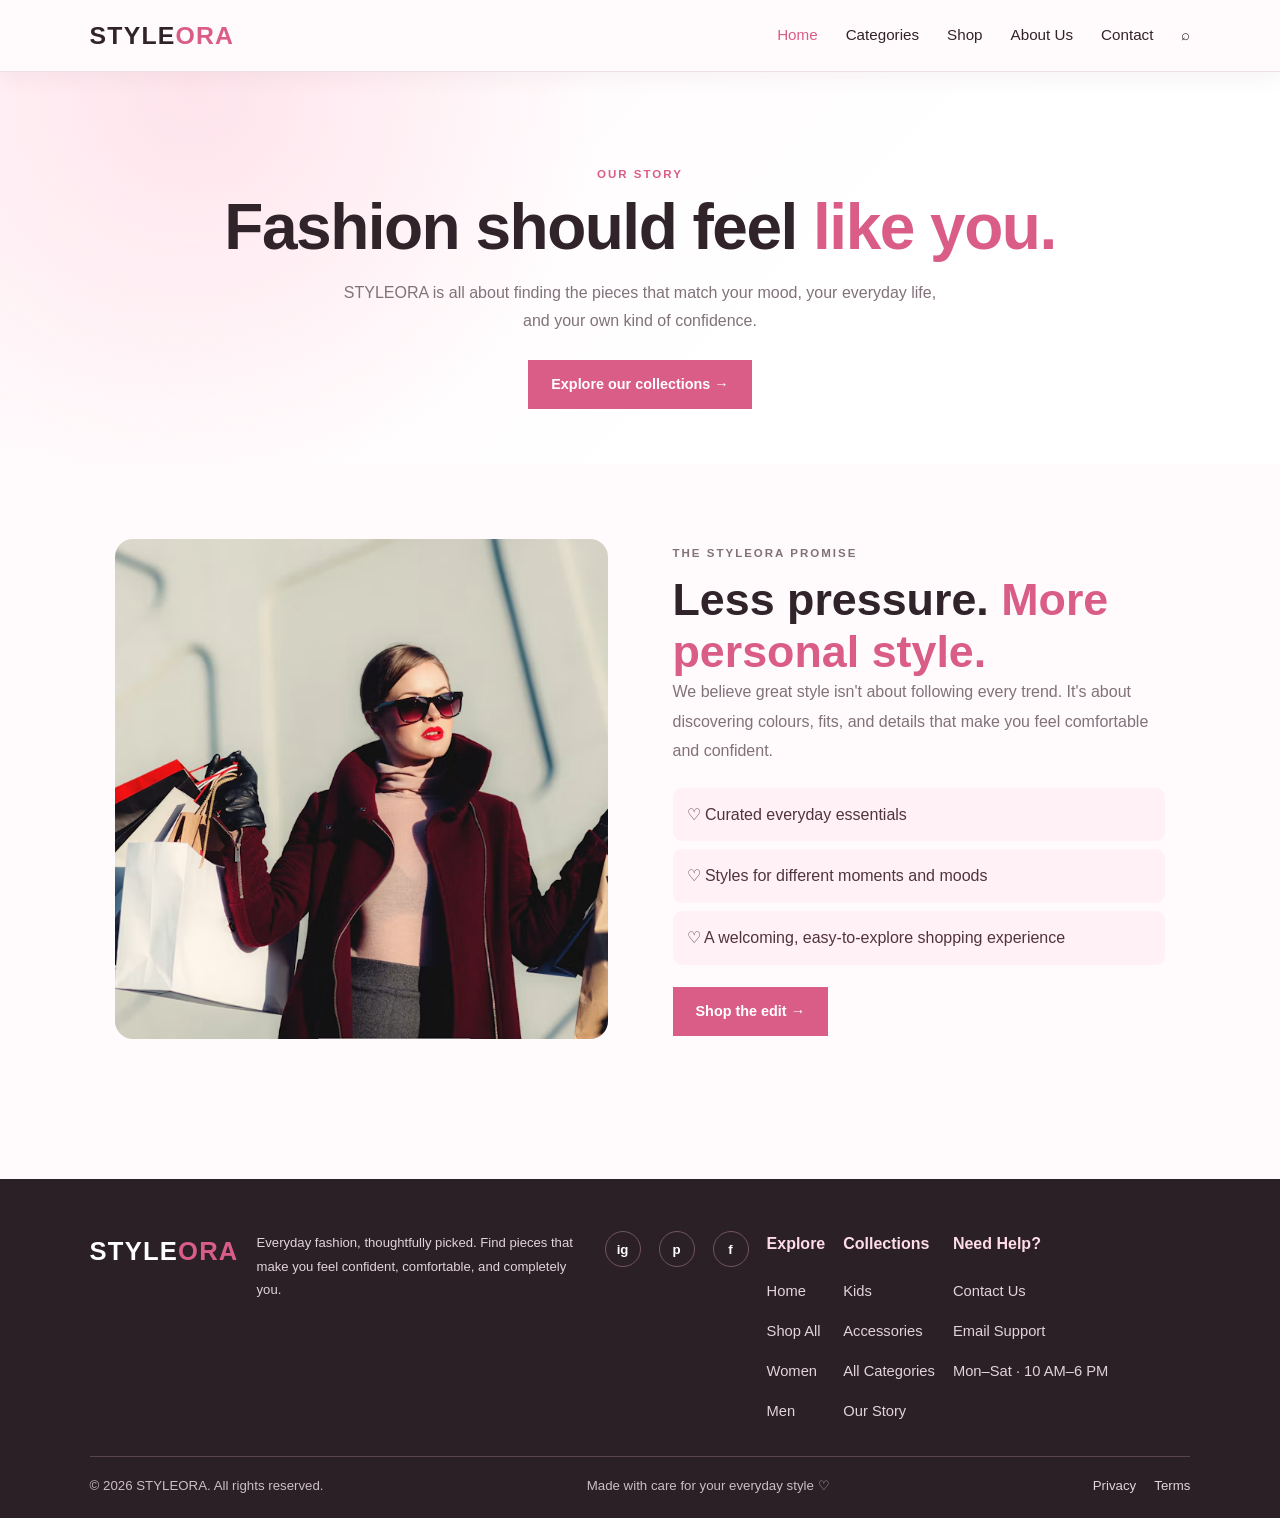
<file: about.html>
<!DOCTYPE html><html lang="en"><head><meta charset="UTF-8"><meta name="viewport" content="width=device-width, initial-scale=1.0"><title>About STYLEORA</title><link rel="stylesheet" href="style.css"></head><body><header class="navbar">
  <a class="logo" href="index.html">STYLE<span>ORA</span></a>
  <input type="checkbox" id="menu-toggle" class="menu-toggle">
  <label for="menu-toggle" class="menu-icon" aria-label="Open navigation"><span></span><span></span><span></span></label>
  <nav class="nav-links">
    <a class="selected" href="index.html">Home</a><a href="categories.html">Categories</a><a href="shop.html">Shop</a><a href="about.html">About Us</a><a href="contact.html">Contact</a><a href="shop.html" aria-label="Browse products">⌕</a>
  </nav>
</header><main class="info-page"><section class="info-hero"><p class="eyebrow">OUR STORY</p><h1>Fashion should feel <span>like you.</span></h1><p>STYLEORA is all about finding the pieces that match your mood, your everyday life, and your own kind of confidence.</p><a class="primary-btn" href="categories.html">Explore our collections →</a></section><section class="story-grid"><div class="story-image">
  <img src="assets/images/main.jpg" 
  alt="Friends exploring fashion together"></div><div><p class="eyebrow">THE STYLEORA PROMISE</p><h2>Less pressure. <span>More personal style.</span></h2><p>We believe great style isn't about following every trend. It's about discovering colours, fits, and details that make you feel comfortable and confident.</p><div class="promise-list"><p>♡ Curated everyday essentials</p><p>♡ Styles for different moments and moods</p><p>♡ A welcoming, easy-to-explore shopping experience</p></div><a class="primary-btn" href="shop.html">Shop the edit →</a></div></section></main><footer class="site-footer"><div class="footer-main"><div class="footer-brand"><a class="logo footer-logo" href="index.html">STYLE<span>ORA</span></a><p>Everyday fashion, thoughtfully picked. Find pieces that make you feel confident, comfortable, and completely you.</p><div class="social-links"><a href="https://www.instagram.com/" aria-label="Instagram">ig</a><a href="https://www.pinterest.com/" aria-label="Pinterest">p</a><a href="https://www.facebook.com/" aria-label="Facebook">f</a></div></div><div class="footer-column"><h3>Explore</h3><a href="index.html">Home</a><a href="shop.html">Shop All</a><a href="women.html">Women</a><a href="men.html">Men</a></div><div class="footer-column"><h3>Collections</h3><a href="kids.html">Kids</a><a href="accessories.html">Accessories</a><a href="categories.html">All Categories</a><a href="about.html">Our Story</a></div><div class="footer-column"><h3>Need Help?</h3><a href="contact.html">Contact Us</a><a href="mailto:hello@styleora.example">Email Support</a><p>Mon–Sat · 10 AM–6 PM</p></div></div><div class="footer-bottom"><span>© 2026 STYLEORA. All rights reserved.</span><span>Made with care for your everyday style ♡</span><div><a href="contact.html">Privacy</a><a href="contact.html">Terms</a></div></div></footer></body></html>
</file>
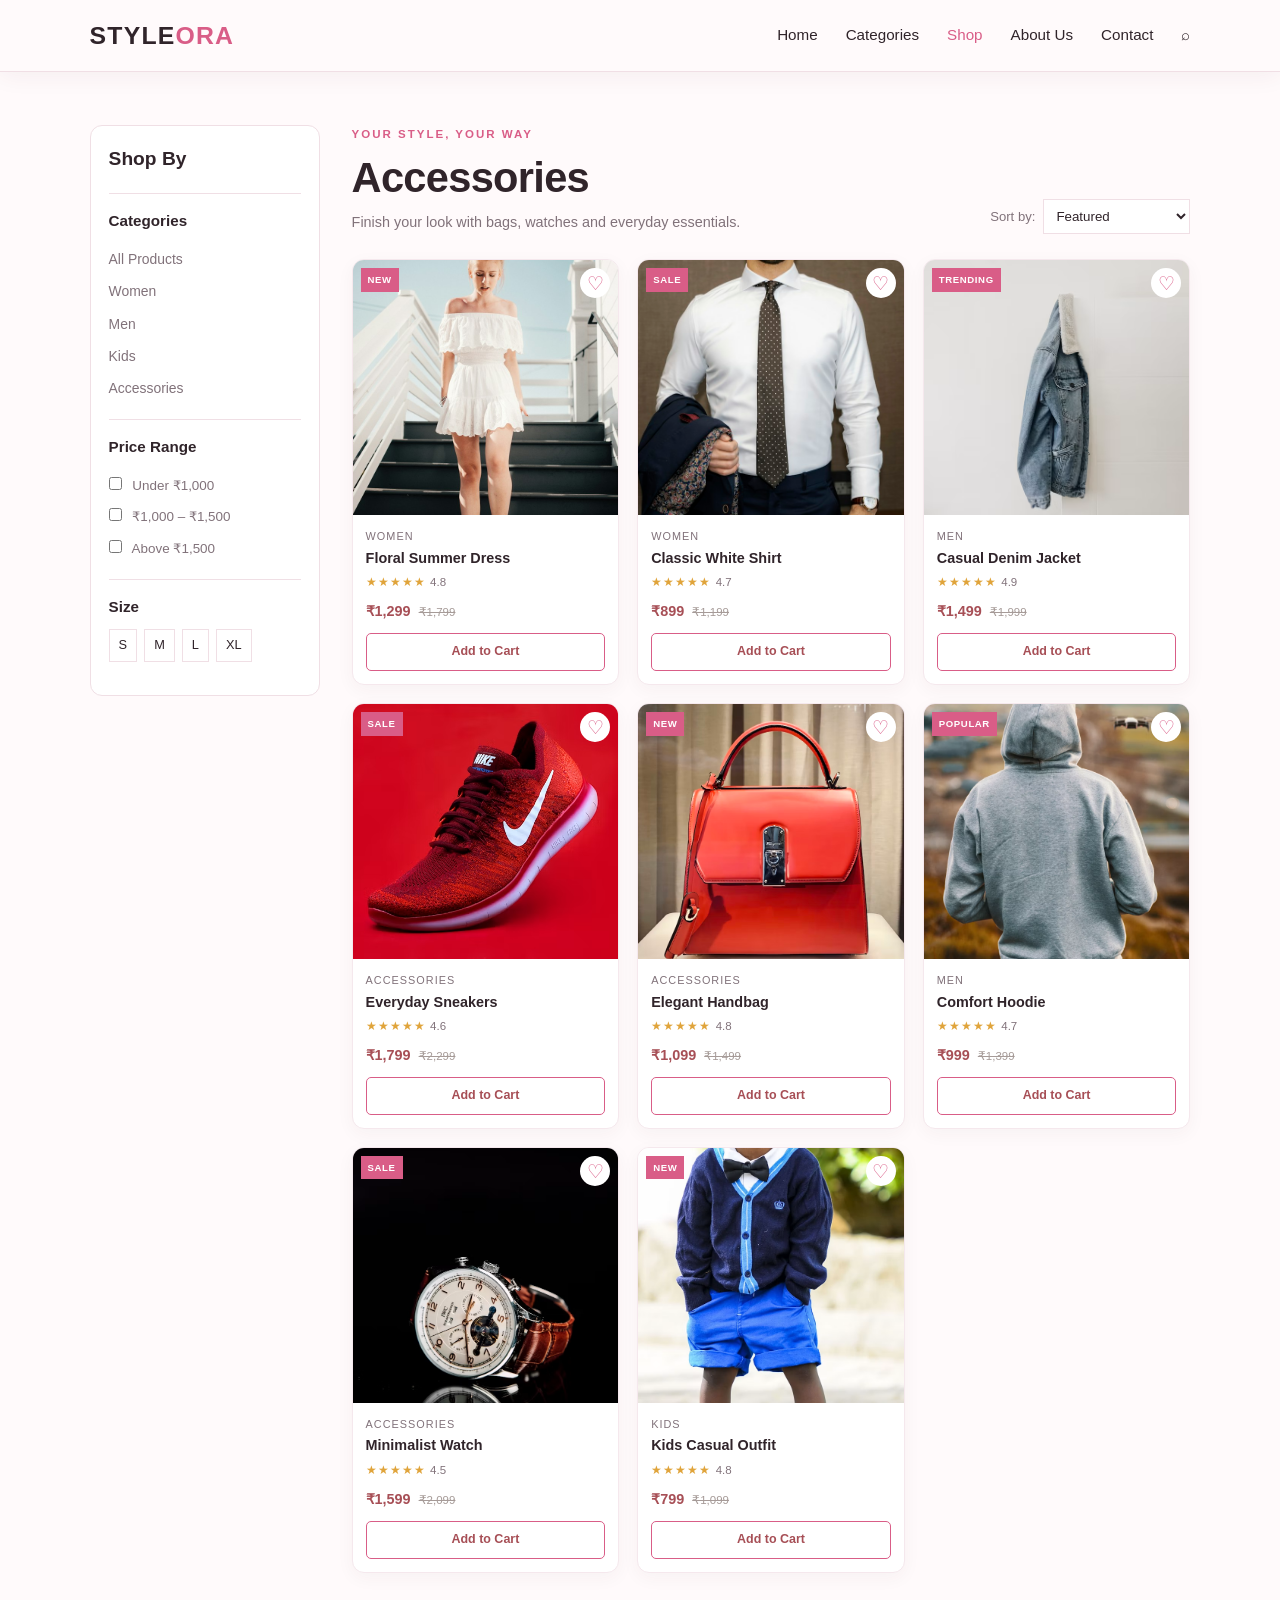
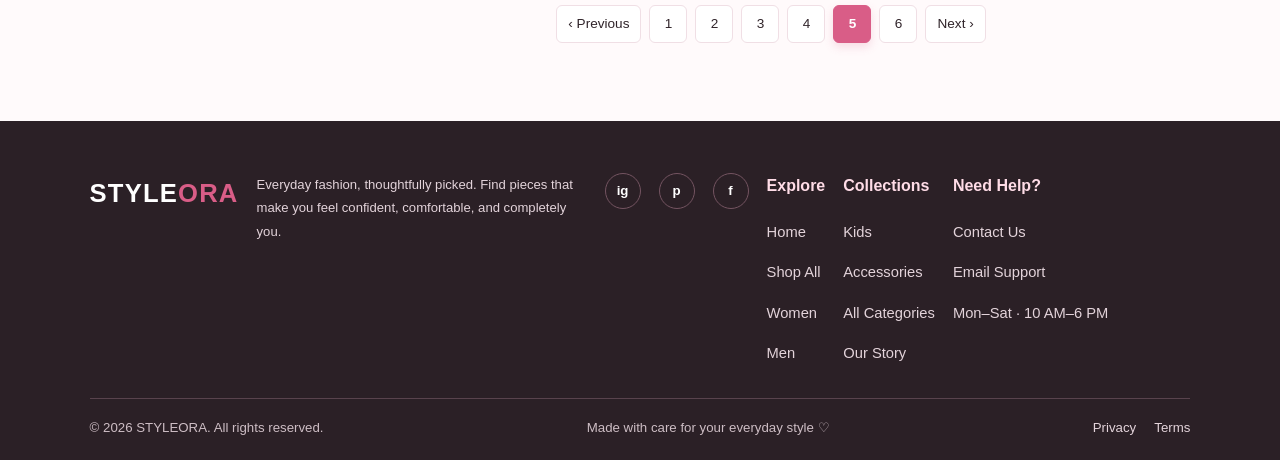
<file: accessories.html>
<!DOCTYPE html>
<html lang="en">
<head>
  <meta charset="UTF-8">
  <meta name="viewport" content="width=device-width, initial-scale=1.0">
  <title>STYLEORA | Shop Page 5</title>
  <link rel="stylesheet" href="style.css">
</head>
<body>
<header class="navbar">
  <a class="logo" href="index.html">STYLE<span>ORA</span></a>
  <input type="checkbox" id="menu-toggle" class="menu-toggle">
  <label for="menu-toggle" class="menu-icon" aria-label="Open navigation"><span></span><span></span><span></span></label>
  <nav class="nav-links">
    <a href="index.html">Home</a>
    <a href="categories.html">Categories</a>
    <a class="selected" href="shop.html">Shop</a>
    <a href="about.html">About Us</a>
    <a href="contact.html">Contact</a>
    <a href="shop.html" aria-label="Search products">⌕</a>
  </nav>
</header>
<main class="shop-layout">
  <aside class="sidebar">
    <h2>Shop By</h2>
    <div class="filter-group"><h3>Categories</h3>
      <a href="shop.html">All Products</a><a href="women.html">Women</a><a href="men.html">Men</a><a href="kids.html">Kids</a><a href="accessories.html">Accessories</a>
    </div>
    <div class="filter-group"><h3>Price Range</h3>
      <label><input type="checkbox"> Under ₹1,000</label>
      <label><input type="checkbox"> ₹1,000 – ₹1,500</label>
      <label><input type="checkbox"> Above ₹1,500</label>
    </div>
    <div class="filter-group"><h3>Size</h3>
      <div class="size-options"><span>S</span><span>M</span><span>L</span><span>XL</span></div>
    </div>
  </aside>
  <section class="shop-content">
    <div class="shop-heading">
      <div><p class="eyebrow">YOUR STYLE, YOUR WAY</p><h1>Accessories</h1><p>Finish your look with bags, watches and everyday essentials.</p></div>
      <label class="sort-label">Sort by:
        <select><option>Featured</option><option>Price: Low to High</option><option>Price: High to Low</option></select>
      </label>
    </div>
    <div class="product-grid">
      <article class="product-card">
      <div class="product-image">
        <img src="assets/images/first.jpg" alt="Floral Summer Dress">
        <span class="badge">NEW</span>
        <button class="heart" aria-label="Add Floral Summer Dress to wishlist">♡</button>
      </div>
      <div class="product-info">
        <p class="product-category">Women</p>
        <h3>Floral Summer Dress</h3>
        <p class="rating">★★★★★ <span>4.8</span></p>
        <p class="price">₹1,299 <del>₹1,799</del></p>
        <a class="cart-btn" href="mailto:hello@styleora.example?subject=Enquiry%20about%20Floral%20Summer%20Dress">Add to Cart</a>
      </div>
    </article><article class="product-card">
      <div class="product-image">
        <img src="assets/images/man.jpg" alt="Classic White Shirt">
        <span class="badge">SALE</span>
        <button class="heart" aria-label="Add Classic White Shirt to wishlist">♡</button>
      </div>
      <div class="product-info">
        <p class="product-category">Women</p>
        <h3>Classic White Shirt</h3>
        <p class="rating">★★★★★ <span>4.7</span></p>
        <p class="price">₹899 <del>₹1,199</del></p>
        <a class="cart-btn" href="mailto:hello@styleora.example?subject=Enquiry%20about%20Classic%20White%20Shirt">Add to Cart</a>
      </div>
    </article><article class="product-card">
      <div class="product-image">
        <img src="assets/images/2.jpg" alt="Casual Denim Jacket">
        <span class="badge">TRENDING</span>
        <button class="heart" aria-label="Add Casual Denim Jacket to wishlist">♡</button>
      </div>
      <div class="product-info">
        <p class="product-category">Men</p>
        <h3>Casual Denim Jacket</h3>
        <p class="rating">★★★★★ <span>4.9</span></p>
        <p class="price">₹1,499 <del>₹1,999</del></p>
        <a class="cart-btn" href="mailto:hello@styleora.example?subject=Enquiry%20about%20Casual%20Denim%20Jacket">Add to Cart</a>
      </div>
    </article><article class="product-card">
      <div class="product-image">
        <img src="assets/images/3.jpg" alt="Everyday Sneakers">
        <span class="badge">SALE</span>
        <button class="heart" aria-label="Add Everyday Sneakers to wishlist">♡</button>
      </div>
      <div class="product-info">
        <p class="product-category">Accessories</p>
        <h3>Everyday Sneakers</h3>
        <p class="rating">★★★★★ <span>4.6</span></p>
        <p class="price">₹1,799 <del>₹2,299</del></p>
        <a class="cart-btn" href="mailto:hello@styleora.example?subject=Enquiry%20about%20Everyday%20Sneakers">Add to Cart</a>
      </div>
    </article><article class="product-card">
      <div class="product-image">
        <img src="assets/images/bag.jpg" alt="Elegant Handbag">
        <span class="badge">NEW</span>
        <button class="heart" aria-label="Add Elegant Handbag to wishlist">♡</button>
      </div>
      <div class="product-info">
        <p class="product-category">Accessories</p>
        <h3>Elegant Handbag</h3>
        <p class="rating">★★★★★ <span>4.8</span></p>
        <p class="price">₹1,099 <del>₹1,499</del></p>
        <a class="cart-btn" href="mailto:hello@styleora.example?subject=Enquiry%20about%20Elegant%20Handbag">Add to Cart</a>
      </div>
    </article><article class="product-card">
      <div class="product-image">
        <img src="assets/images/mans.jpg" alt="Comfort Hoodie">
        <span class="badge">POPULAR</span>
        <button class="heart" aria-label="Add Comfort Hoodie to wishlist">♡</button>
      </div>
      <div class="product-info">
        <p class="product-category">Men</p>
        <h3>Comfort Hoodie</h3>
        <p class="rating">★★★★★ <span>4.7</span></p>
        <p class="price">₹999 <del>₹1,399</del></p>
        <a class="cart-btn" href="mailto:hello@styleora.example?subject=Enquiry%20about%20Comfort%20Hoodie">Add to Cart</a>
      </div>
    </article><article class="product-card">
      <div class="product-image">
        <img src="assets/images/watch.jpg" alt="Minimalist Watch">
        <span class="badge">SALE</span>
        <button class="heart" aria-label="Add Minimalist Watch to wishlist">♡</button>
      </div>
      <div class="product-info">
        <p class="product-category">Accessories</p>
        <h3>Minimalist Watch</h3>
        <p class="rating">★★★★★ <span>4.5</span></p>
        <p class="price">₹1,599 <del>₹2,099</del></p>
        <a class="cart-btn" href="mailto:hello@styleora.example?subject=Enquiry%20about%20Minimalist%20Watch">Add to Cart</a>
      </div>
    </article><article class="product-card">
      <div class="product-image">
        <img src="assets/images/boy.jpg" alt="Kids Casual Outfit">
        <span class="badge">NEW</span>
        <button class="heart" aria-label="Add Kids Casual Outfit to wishlist">♡</button>
      </div>
      <div class="product-info">
        <p class="product-category">Kids</p>
        <h3>Kids Casual Outfit</h3>
        <p class="rating">★★★★★ <span>4.8</span></p>
        <p class="price">₹799 <del>₹1,099</del></p>
        <a class="cart-btn" href="mailto:hello@styleora.example?subject=Enquiry%20about%20Kids%20Casual%20Outfit">Add to Cart</a>
      </div>
    </article>
    </div>
    <nav class="pagination" aria-label="Shop pages"><a href="shop4.html" class="page-arrow">‹ Previous</a><a href="shop.html" class="">1</a><a href="shop2.html" class="">2</a><a href="shop3.html" class="">3</a><a href="shop4.html" class="">4</a><a href="shop5.html" class="active">5</a><a href="shop6.html" class="">6</a><a href="shop6.html" class="page-arrow">Next ›</a></nav>
  </section>
</main>
<footer class="site-footer"><div class="footer-main"><div class="footer-brand"><a class="logo footer-logo" href="index.html">STYLE<span>ORA</span></a><p>Everyday fashion, thoughtfully picked. Find pieces that make you feel confident, comfortable, and completely you.</p><div class="social-links"><a href="https://www.instagram.com/" aria-label="Instagram">ig</a><a href="https://www.pinterest.com/" aria-label="Pinterest">p</a><a href="https://www.facebook.com/" aria-label="Facebook">f</a></div></div><div class="footer-column"><h3>Explore</h3><a href="index.html">Home</a><a href="shop.html">Shop All</a><a href="women.html">Women</a><a href="men.html">Men</a></div><div class="footer-column"><h3>Collections</h3><a href="kids.html">Kids</a><a href="accessories.html">Accessories</a><a href="categories.html">All Categories</a><a href="about.html">Our Story</a></div><div class="footer-column"><h3>Need Help?</h3><a href="contact.html">Contact Us</a><a href="mailto:hello@styleora.example">Email Support</a><p>Mon–Sat · 10 AM–6 PM</p></div></div><div class="footer-bottom"><span>© 2026 STYLEORA. All rights reserved.</span><span>Made with care for your everyday style ♡</span><div><a href="contact.html">Privacy</a><a href="contact.html">Terms</a></div></div></footer>
</body>
</html>
</file>
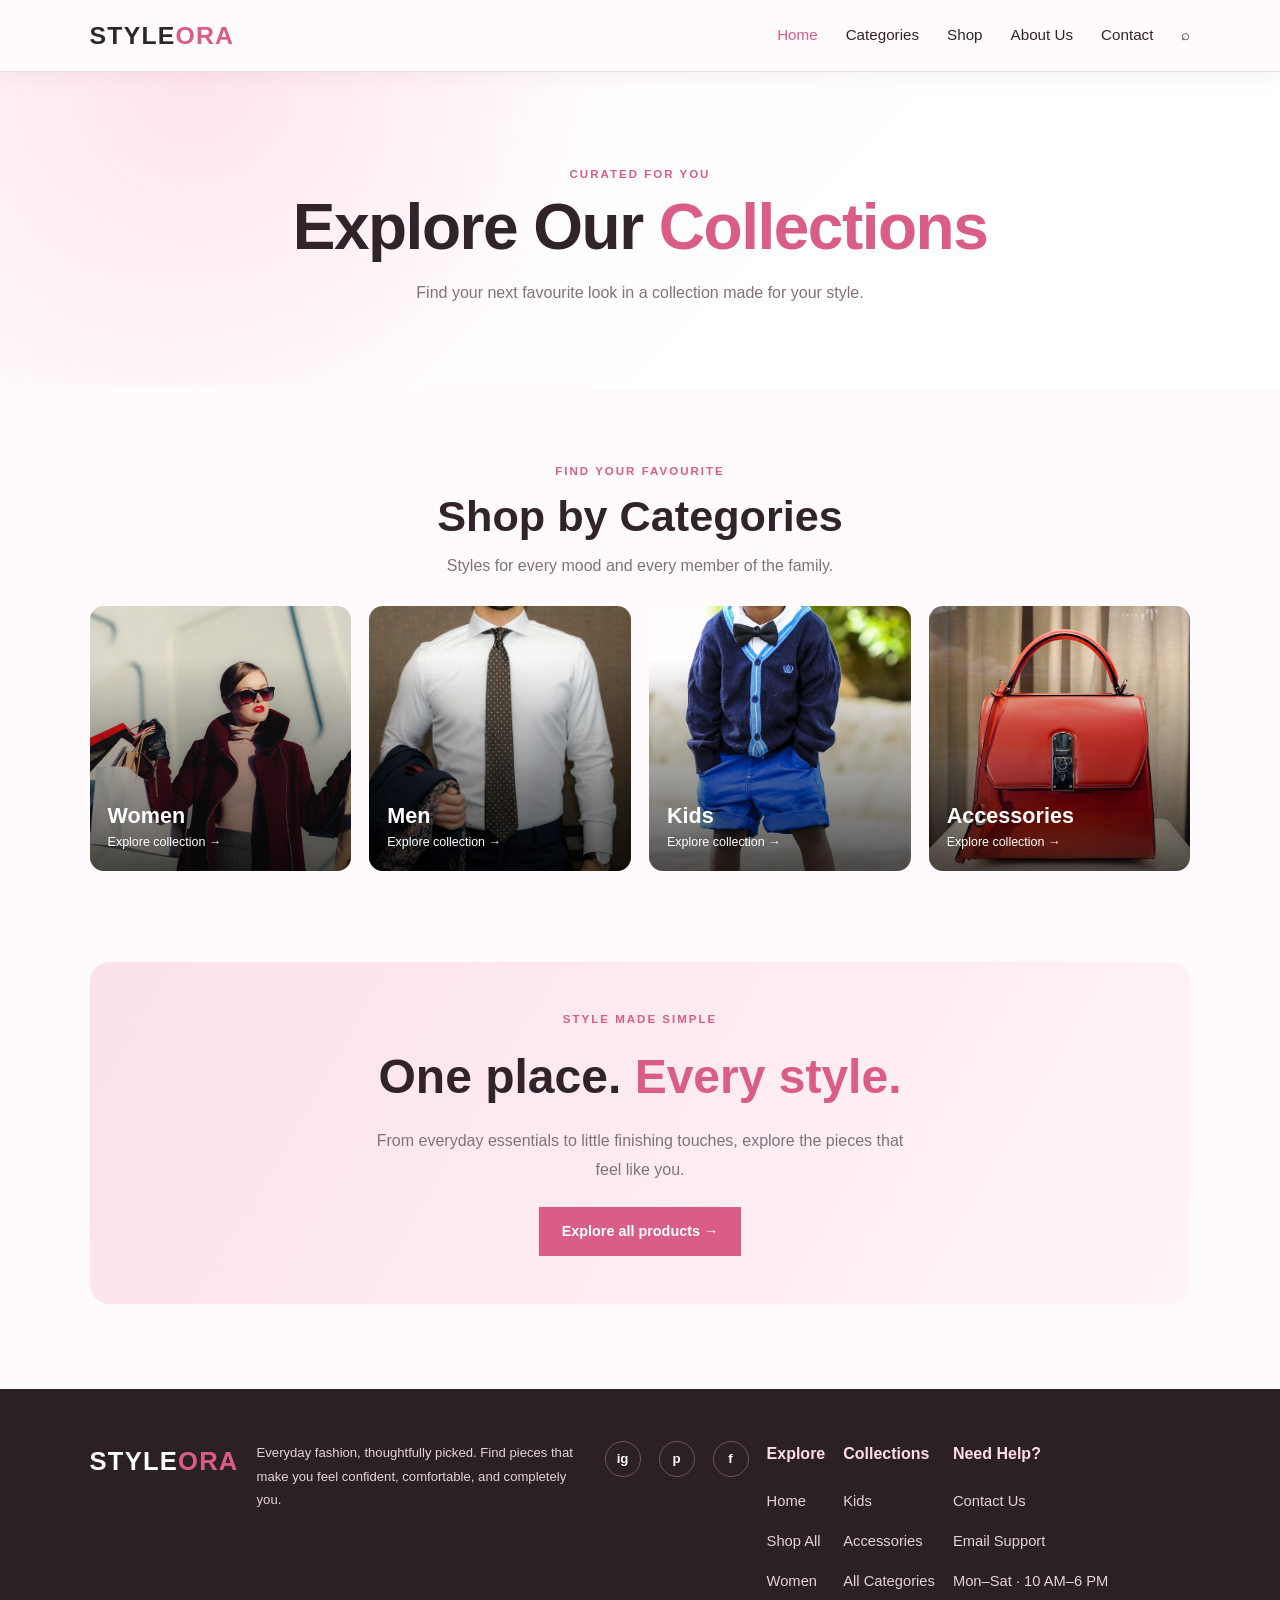
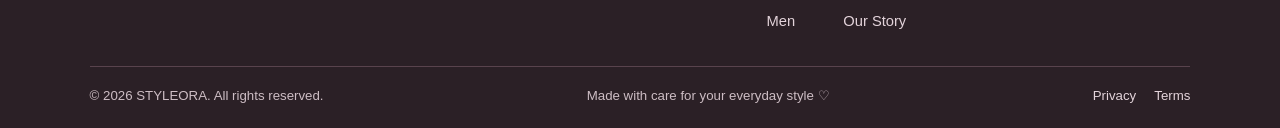
<file: categories.html>
<!DOCTYPE html><html lang="en"><head><meta charset="UTF-8"><meta name="viewport" content="width=device-width, initial-scale=1.0"><title>STYLEORA | Categories</title><link rel="stylesheet" href="style.css"></head><body><header class="navbar">
  <a class="logo" href="index.html">STYLE<span>ORA</span></a>
  <input type="checkbox" id="menu-toggle" class="menu-toggle">
  <label for="menu-toggle" class="menu-icon" aria-label="Open navigation"><span></span><span></span><span></span></label>
  <nav class="nav-links">
    <a class="selected" href="index.html">Home</a><a href="categories.html">Categories</a><a href="shop.html">Shop</a><a href="about.html">About Us</a><a href="contact.html">Contact</a><a href="shop.html" aria-label="Browse products">⌕</a>
  </nav>
</header><main class="page-intro"><p class="eyebrow">CURATED FOR YOU</p><h1>Explore Our <span>Collections</span></h1><p>Find your next favourite look in a collection made for your style.</p></main><section class="section" id="categories"><div class="section-heading"><p class="eyebrow">FIND YOUR FAVOURITE</p><h2>Shop by Categories</h2><p>Styles for every mood and every member of the family.</p></div>
<div class="category-grid">
<a class="category-card women" href="women.html"><span>Women</span><small>Explore collection →</small></a>
<a class="category-card men" href="men.html"><span>Men</span><small>Explore collection →</small></a>
<a class="category-card kids" href="kids.html"><span>Kids</span><small>Explore collection →</small></a>
<a class="category-card accessories" href="accessories.html"><span>Accessories</span><small>Explore collection →</small></a>
</div></section><section class="category-feature">
  <div><p class="eyebrow">STYLE MADE SIMPLE</p><h2>One place. <span>Every style.</span></h2>
    <p>From everyday essentials to little finishing touches, explore the pieces that feel like you.</p>
    <a class="primary-btn" href="shop.html">Explore all products →</a></div></section><footer class="site-footer">
      <div class="footer-main"><div class="footer-brand"><a class="logo footer-logo" href="index.html">STYLE<span>ORA</span></a>
        <p>Everyday fashion, thoughtfully picked. Find pieces that make you feel confident, comfortable, and completely you.</p><div class="social-links"><a href="https://www.instagram.com/" aria-label="Instagram">ig</a><a href="https://www.pinterest.com/" aria-label="Pinterest">p</a><a href="https://www.facebook.com/" aria-label="Facebook">f</a></div></div><div class="footer-column"><h3>Explore</h3><a href="index.html">Home</a><a href="shop.html">Shop All</a><a href="women.html">Women</a><a href="men.html">Men</a></div><div class="footer-column"><h3>Collections</h3><a href="kids.html">Kids</a><a href="accessories.html">Accessories</a><a href="categories.html">All Categories</a><a href="about.html">Our Story</a></div><div class="footer-column"><h3>Need Help?</h3><a href="contact.html">Contact Us</a><a href="mailto:hello@styleora.example">Email Support</a><p>Mon–Sat · 10 AM–6 PM</p></div></div><div class="footer-bottom"><span>© 2026 STYLEORA. All rights reserved.</span><span>Made with care for your everyday style ♡</span><div><a href="contact.html">Privacy</a><a href="contact.html">Terms</a></div></div></footer></body></html>
</file>
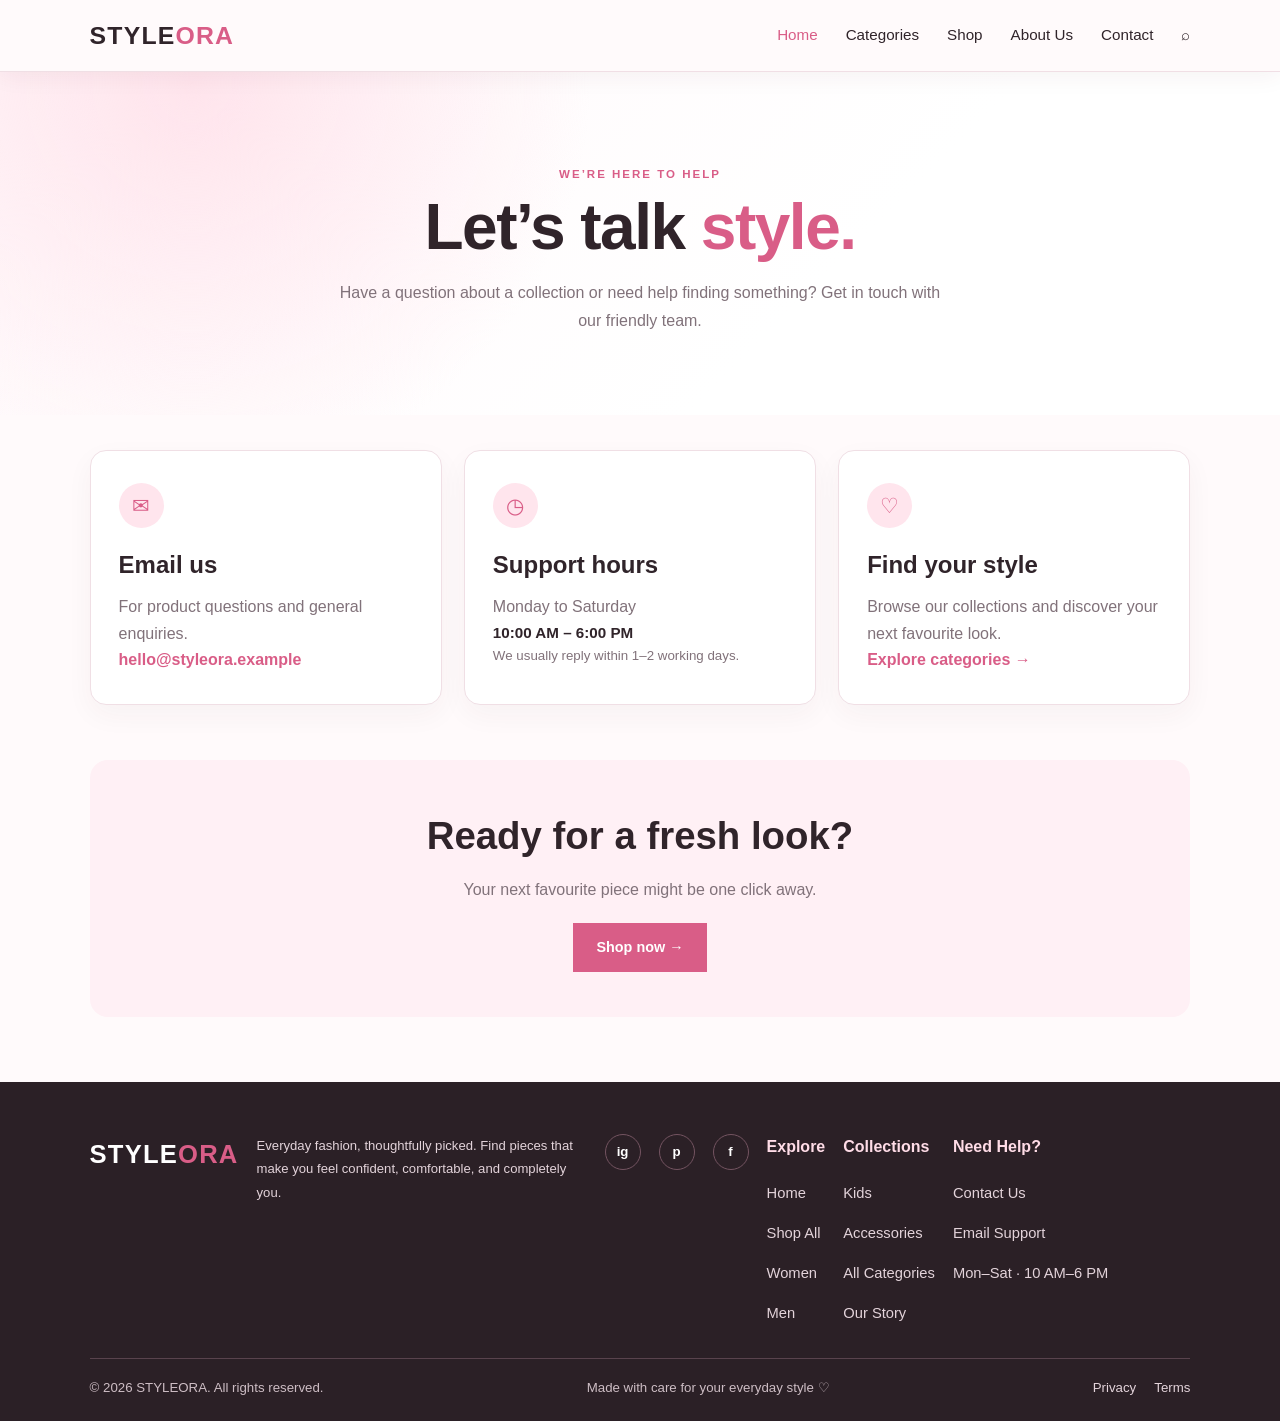
<file: contact.html>
<!DOCTYPE html><html lang="en"><head><meta charset="UTF-8"><meta name="viewport" content="width=device-width, initial-scale=1.0"><title>Contact STYLEORA</title><link rel="stylesheet" href="style.css"></head><body><header class="navbar">
  <a class="logo" href="index.html">STYLE<span>ORA</span></a>
  <input type="checkbox" id="menu-toggle" class="menu-toggle">
  <label for="menu-toggle" class="menu-icon" aria-label="Open navigation"><span></span><span></span><span></span></label>
  <nav class="nav-links">
    <a class="selected" href="index.html">Home</a><a href="categories.html">Categories</a><a href="shop.html">Shop</a><a href="about.html">About Us</a><a href="contact.html">Contact</a><a href="shop.html" aria-label="Browse products">⌕</a>
  </nav>
</header>
<main class="info-page">
  <section class="info-hero">
    <p class="eyebrow">WE’RE HERE TO HELP</p>
    <h1>Let’s talk <span>style.</span></h1>
    <p>Have a question about a collection or need help finding something? Get in touch with our friendly team.</p>
  </section><section class="contact-grid"><div class="contact-card">
    
    <span class="contact-icon">✉</span><h2>Email us</h2>
    <p>For product questions and general enquiries.</p><a href="mailto:hello@styleora.example">hello@styleora.example</a></div>
    <div class="contact-card"><span class="contact-icon">◷</span><h2>Support hours</h2>
      <p>Monday to Saturday</p><strong>10:00 AM – 6:00 PM</strong><small>We usually reply within 1–2 working days.</small>
    </div><div class="contact-card"><span class="contact-icon">♡</span><h2>Find your style</h2>
      <p>Browse our collections and discover your next favourite look.</p><a href="categories.html">Explore categories →</a></div>
    </section><section class="contact-cta"><h2>Ready for a fresh look?</h2><p>Your next favourite piece might be one click away.</p><a class="primary-btn" href="shop.html">Shop now →</a></section></main><footer class="site-footer"><div class="footer-main"><div class="footer-brand"><a class="logo footer-logo" href="index.html">STYLE<span>ORA</span></a><p>Everyday fashion, thoughtfully picked. Find pieces that make you feel confident, comfortable, and completely you.</p><div class="social-links"><a href="https://www.instagram.com/" aria-label="Instagram">ig</a><a href="https://www.pinterest.com/" aria-label="Pinterest">p</a><a href="https://www.facebook.com/" aria-label="Facebook">f</a></div></div><div class="footer-column"><h3>Explore</h3><a href="index.html">Home</a><a href="shop.html">Shop All</a><a href="women.html">Women</a><a href="men.html">Men</a></div><div class="footer-column"><h3>Collections</h3><a href="kids.html">Kids</a><a href="accessories.html">Accessories</a><a href="categories.html">All Categories</a><a href="about.html">Our Story</a></div><div class="footer-column"><h3>Need Help?</h3><a href="contact.html">Contact Us</a><a href="mailto:hello@styleora.example">Email Support</a><p>Mon–Sat · 10 AM–6 PM</p></div></div><div class="footer-bottom"><span>© 2026 STYLEORA. All rights reserved.</span><span>Made with care for your everyday style ♡</span><div><a href="contact.html">Privacy</a><a href="contact.html">Terms</a></div>
    </div>
    
  </footer>
</body>
</html>
</file>
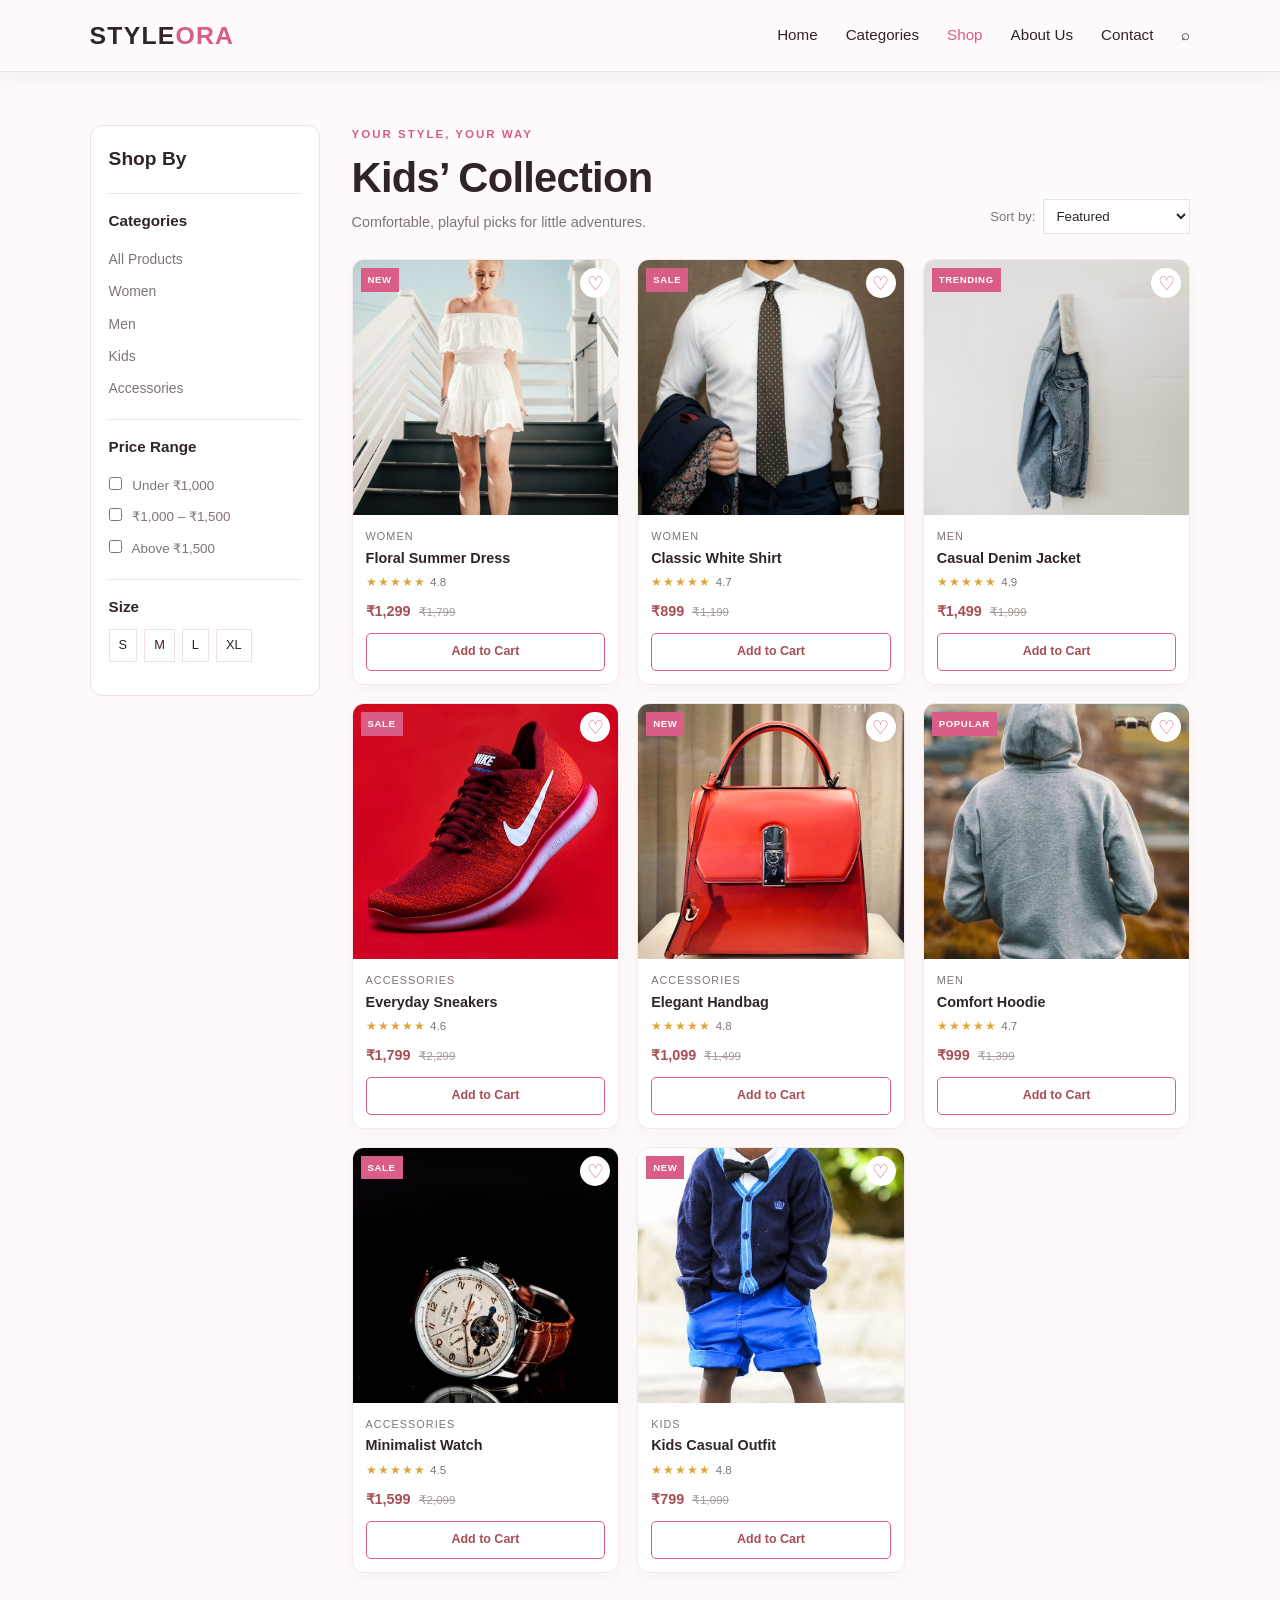
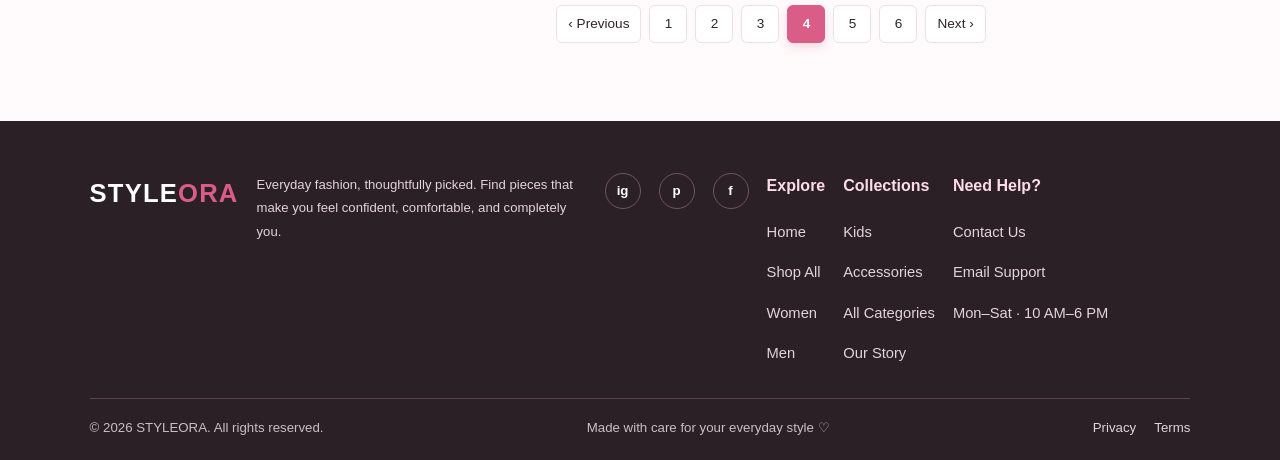
<file: kids.html>
<!DOCTYPE html>
<html lang="en">
<head>
  <meta charset="UTF-8">
  <meta name="viewport" content="width=device-width, initial-scale=1.0">
  <title>STYLEORA | Shop Page 4</title>
  <link rel="stylesheet" href="style.css">
</head>
<body>
<header class="navbar">
  <a class="logo" href="index.html">STYLE<span>ORA</span></a>
  <input type="checkbox" id="menu-toggle" class="menu-toggle">
  <label for="menu-toggle" class="menu-icon" aria-label="Open navigation"><span></span><span></span><span></span></label>
  <nav class="nav-links">
    <a href="index.html">Home</a>
    <a href="categories.html">Categories</a>
    <a class="selected" href="shop.html">Shop</a>
    <a href="about.html">About Us</a>
    <a href="contact.html">Contact</a>
    <a href="shop.html" aria-label="Search products">⌕</a>
  </nav>
</header>
<main class="shop-layout">
  <aside class="sidebar">
    <h2>Shop By</h2>
    <div class="filter-group"><h3>Categories</h3>
      <a href="shop.html">All Products</a><a href="women.html">Women</a><a href="men.html">Men</a><a href="kids.html">Kids</a><a href="accessories.html">Accessories</a>
    </div>
    <div class="filter-group"><h3>Price Range</h3>
      <label><input type="checkbox"> Under ₹1,000</label>
      <label><input type="checkbox"> ₹1,000 – ₹1,500</label>
      <label><input type="checkbox"> Above ₹1,500</label>
    </div>
    <div class="filter-group"><h3>Size</h3>
      <div class="size-options"><span>S</span><span>M</span><span>L</span><span>XL</span></div>
    </div>
  </aside>
  <section class="shop-content">
    <div class="shop-heading">
      <div><p class="eyebrow">YOUR STYLE, YOUR WAY</p><h1>Kids’ Collection</h1><p>Comfortable, playful picks for little adventures.</p></div>
      <label class="sort-label">Sort by:
        <select><option>Featured</option><option>Price: Low to High</option><option>Price: High to Low</option></select>
      </label>
    </div>
    <div class="product-grid">
      <article class="product-card">
      <div class="product-image">
        <img src="assets/images/first.jpg" alt="Floral Summer Dress">
        <span class="badge">NEW</span>
        <button class="heart" aria-label="Add Floral Summer Dress to wishlist">♡</button>
      </div>
      <div class="product-info">
        <p class="product-category">Women</p>
        <h3>Floral Summer Dress</h3>
        <p class="rating">★★★★★ <span>4.8</span></p>
        <p class="price">₹1,299 <del>₹1,799</del></p>
        <a class="cart-btn" href="mailto:hello@styleora.example?subject=Enquiry%20about%20Floral%20Summer%20Dress">Add to Cart</a>
      </div>
    </article><article class="product-card">
      <div class="product-image">
        <img src="assets/images/man.jpg" alt="Classic White Shirt">
        <span class="badge">SALE</span>
        <button class="heart" aria-label="Add Classic White Shirt to wishlist">♡</button>
      </div>
      <div class="product-info">
        <p class="product-category">Women</p>
        <h3>Classic White Shirt</h3>
        <p class="rating">★★★★★ <span>4.7</span></p>
        <p class="price">₹899 <del>₹1,199</del></p>
        <a class="cart-btn" href="mailto:hello@styleora.example?subject=Enquiry%20about%20Classic%20White%20Shirt">Add to Cart</a>
      </div>
    </article><article class="product-card">
      <div class="product-image">
        <img src="assets/images/2.jpg" alt="Casual Denim Jacket">
        <span class="badge">TRENDING</span>
        <button class="heart" aria-label="Add Casual Denim Jacket to wishlist">♡</button>
      </div>
      <div class="product-info">
        <p class="product-category">Men</p>
        <h3>Casual Denim Jacket</h3>
        <p class="rating">★★★★★ <span>4.9</span></p>
        <p class="price">₹1,499 <del>₹1,999</del></p>
        <a class="cart-btn" href="mailto:hello@styleora.example?subject=Enquiry%20about%20Casual%20Denim%20Jacket">Add to Cart</a>
      </div>
    </article><article class="product-card">
      <div class="product-image">
        <img src="assets/images/3.jpg" alt="Everyday Sneakers">
        <span class="badge">SALE</span>
        <button class="heart" aria-label="Add Everyday Sneakers to wishlist">♡</button>
      </div>
      <div class="product-info">
        <p class="product-category">Accessories</p>
        <h3>Everyday Sneakers</h3>
        <p class="rating">★★★★★ <span>4.6</span></p>
        <p class="price">₹1,799 <del>₹2,299</del></p>
        <a class="cart-btn" href="mailto:hello@styleora.example?subject=Enquiry%20about%20Everyday%20Sneakers">Add to Cart</a>
      </div>
    </article><article class="product-card">
      <div class="product-image">
        <img src="assets/images/bag.jpg" alt="Elegant Handbag">
        <span class="badge">NEW</span>
        <button class="heart" aria-label="Add Elegant Handbag to wishlist">♡</button>
      </div>
      <div class="product-info">
        <p class="product-category">Accessories</p>
        <h3>Elegant Handbag</h3>
        <p class="rating">★★★★★ <span>4.8</span></p>
        <p class="price">₹1,099 <del>₹1,499</del></p>
        <a class="cart-btn" href="mailto:hello@styleora.example?subject=Enquiry%20about%20Elegant%20Handbag">Add to Cart</a>
      </div>
    </article><article class="product-card">
      <div class="product-image">
        <img src="assets/images/mans.jpg" alt="Comfort Hoodie">
        <span class="badge">POPULAR</span>
        <button class="heart" aria-label="Add Comfort Hoodie to wishlist">♡</button>
      </div>
      <div class="product-info">
        <p class="product-category">Men</p>
        <h3>Comfort Hoodie</h3>
        <p class="rating">★★★★★ <span>4.7</span></p>
        <p class="price">₹999 <del>₹1,399</del></p>
        <a class="cart-btn" href="mailto:hello@styleora.example?subject=Enquiry%20about%20Comfort%20Hoodie">Add to Cart</a>
      </div>
    </article><article class="product-card">
      <div class="product-image">
        <img src="assets/images/watch.jpg" alt="Minimalist Watch">
        <span class="badge">SALE</span>
        <button class="heart" aria-label="Add Minimalist Watch to wishlist">♡</button>
      </div>
      <div class="product-info">
        <p class="product-category">Accessories</p>
        <h3>Minimalist Watch</h3>
        <p class="rating">★★★★★ <span>4.5</span></p>
        <p class="price">₹1,599 <del>₹2,099</del></p>
        <a class="cart-btn" href="mailto:hello@styleora.example?subject=Enquiry%20about%20Minimalist%20Watch">Add to Cart</a>
      </div>
    </article><article class="product-card">
      <div class="product-image">
        <img src="assets/images/boy.jpg" alt="Kids Casual Outfit">
        <span class="badge">NEW</span>
        <button class="heart" aria-label="Add Kids Casual Outfit to wishlist">♡</button>
      </div>
      <div class="product-info">
        <p class="product-category">Kids</p>
        <h3>Kids Casual Outfit</h3>
        <p class="rating">★★★★★ <span>4.8</span></p>
        <p class="price">₹799 <del>₹1,099</del></p>
        <a class="cart-btn" href="mailto:hello@styleora.example?subject=Enquiry%20about%20Kids%20Casual%20Outfit">Add to Cart</a>
      </div>
    </article>
    </div>
    <nav class="pagination" aria-label="Shop pages"><a href="shop3.html" class="page-arrow">‹ Previous</a><a href="shop.html" class="">1</a><a href="shop2.html" class="">2</a><a href="shop3.html" class="">3</a><a href="shop4.html" class="active">4</a><a href="shop5.html" class="">5</a><a href="shop6.html" class="">6</a><a href="shop5.html" class="page-arrow">Next ›</a></nav>
  </section>
</main>
<footer class="site-footer"><div class="footer-main"><div class="footer-brand"><a class="logo footer-logo" href="index.html">STYLE<span>ORA</span></a><p>Everyday fashion, thoughtfully picked. Find pieces that make you feel confident, comfortable, and completely you.</p><div class="social-links"><a href="https://www.instagram.com/" aria-label="Instagram">ig</a><a href="https://www.pinterest.com/" aria-label="Pinterest">p</a><a href="https://www.facebook.com/" aria-label="Facebook">f</a></div></div><div class="footer-column"><h3>Explore</h3><a href="index.html">Home</a><a href="shop.html">Shop All</a><a href="women.html">Women</a><a href="men.html">Men</a></div><div class="footer-column"><h3>Collections</h3><a href="kids.html">Kids</a><a href="accessories.html">Accessories</a><a href="categories.html">All Categories</a><a href="about.html">Our Story</a></div><div class="footer-column"><h3>Need Help?</h3><a href="contact.html">Contact Us</a><a href="mailto:hello@styleora.example">Email Support</a><p>Mon–Sat · 10 AM–6 PM</p></div></div><div class="footer-bottom"><span>© 2026 STYLEORA. All rights reserved.</span><span>Made with care for your everyday style ♡</span><div><a href="contact.html">Privacy</a><a href="contact.html">Terms</a></div></div></footer>
</body>
</html>
</file>
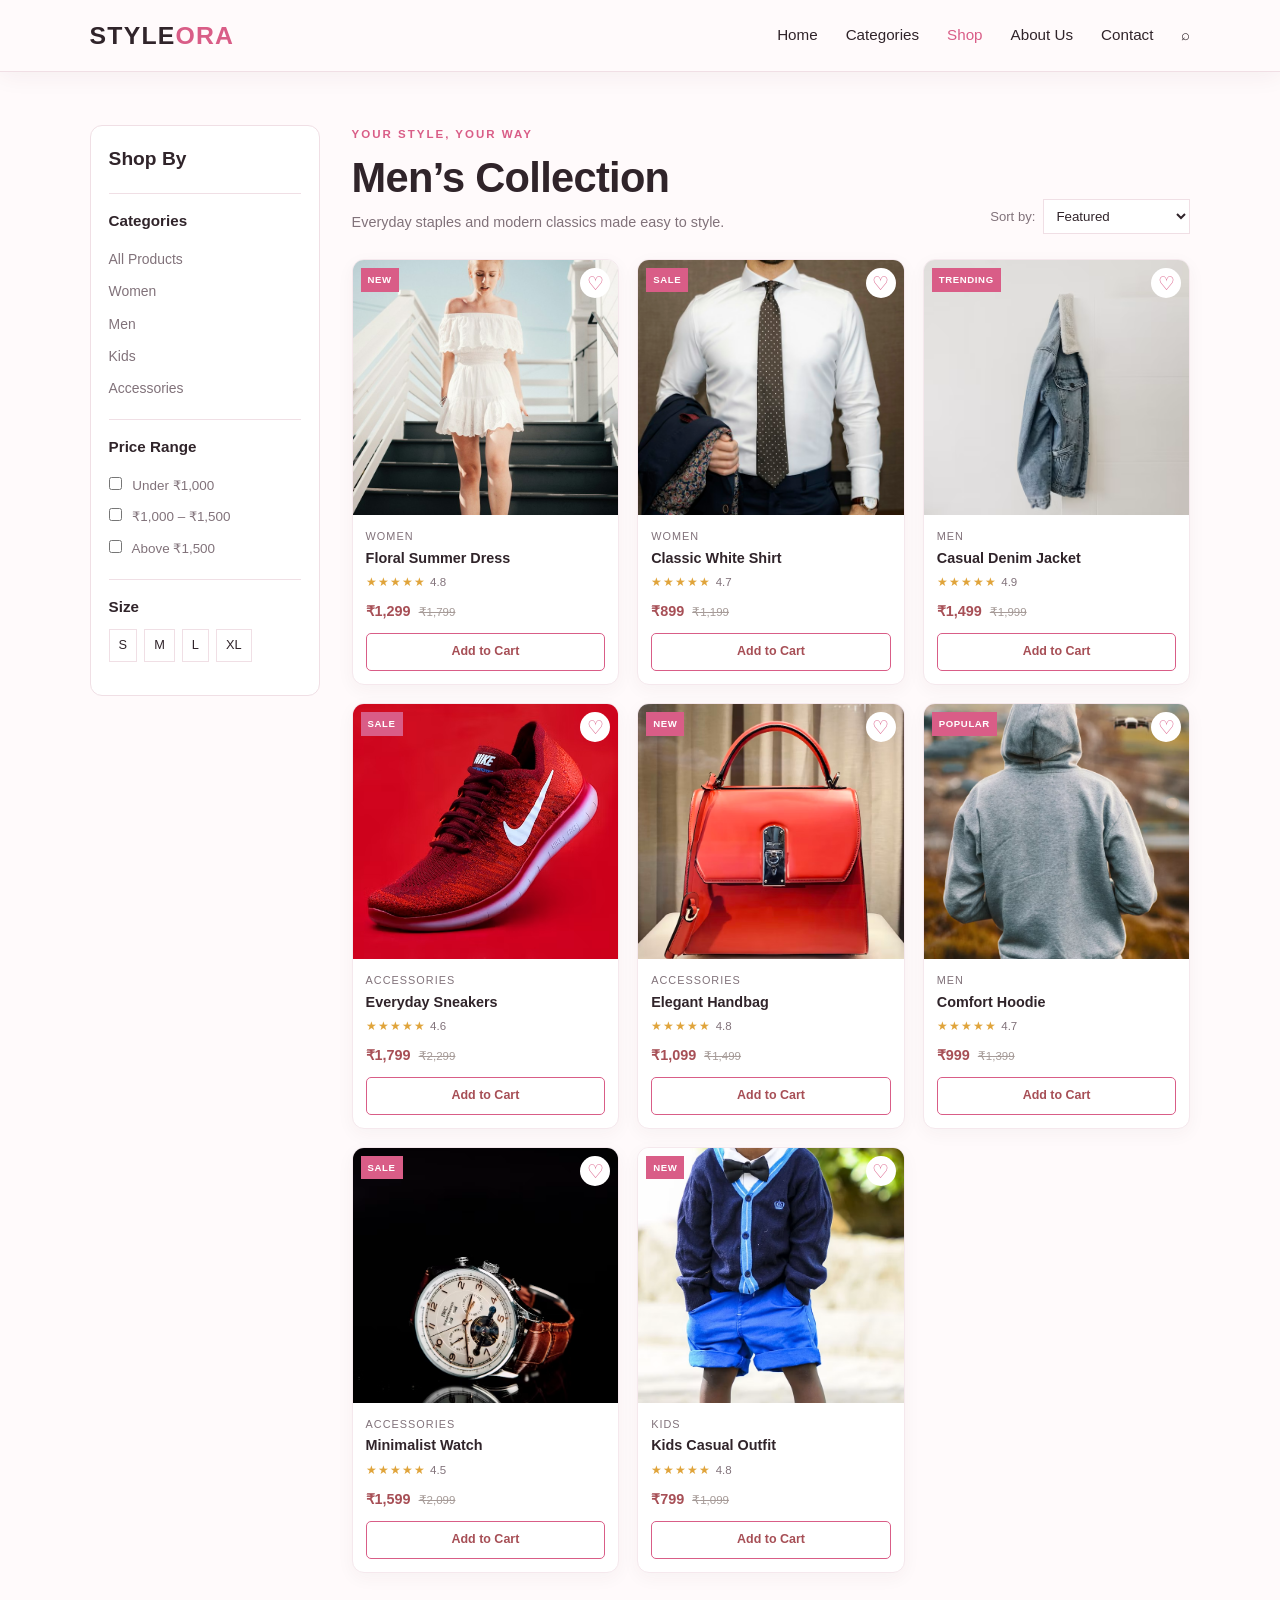
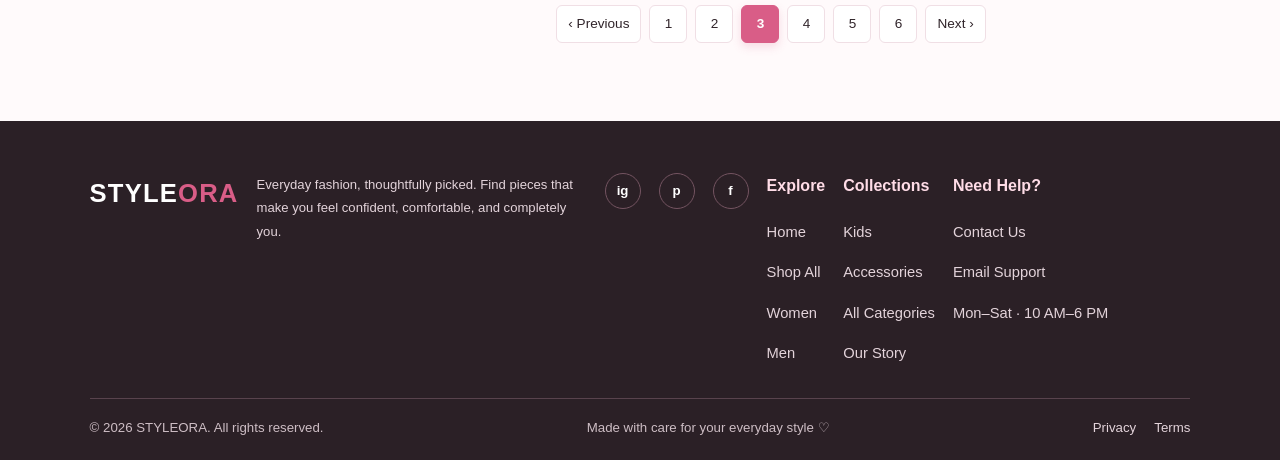
<file: men.html>
<!DOCTYPE html>
<html lang="en">
<head>
  <meta charset="UTF-8">
  <meta name="viewport" content="width=device-width, initial-scale=1.0">
  <title>STYLEORA | Shop Page 3</title>
  <link rel="stylesheet" href="style.css">
</head>
<body>
<header class="navbar">
  <a class="logo" href="index.html">STYLE<span>ORA</span></a>
  <input type="checkbox" id="menu-toggle" class="menu-toggle">
  <label for="menu-toggle" class="menu-icon" aria-label="Open navigation"><span></span><span></span><span></span></label>
  <nav class="nav-links">
    <a href="index.html">Home</a>
    <a href="categories.html">Categories</a>
    <a class="selected" href="shop.html">Shop</a>
    <a href="about.html">About Us</a>
    <a href="contact.html">Contact</a>
    <a href="shop.html" aria-label="Search products">⌕</a>
  </nav>
</header>
<main class="shop-layout">
  <aside class="sidebar">
    <h2>Shop By</h2>
    <div class="filter-group"><h3>Categories</h3>
      <a href="shop.html">All Products</a><a href="women.html">Women</a><a href="men.html">Men</a><a href="kids.html">Kids</a><a href="accessories.html">Accessories</a>
    </div>
    <div class="filter-group"><h3>Price Range</h3>
      <label><input type="checkbox"> Under ₹1,000</label>
      <label><input type="checkbox"> ₹1,000 – ₹1,500</label>
      <label><input type="checkbox"> Above ₹1,500</label>
    </div>
    <div class="filter-group"><h3>Size</h3>
      <div class="size-options"><span>S</span><span>M</span><span>L</span><span>XL</span></div>
    </div>
  </aside>
  <section class="shop-content">
    <div class="shop-heading">
      <div><p class="eyebrow">YOUR STYLE, YOUR WAY</p><h1>Men’s Collection</h1><p>Everyday staples and modern classics made easy to style.</p></div>
      <label class="sort-label">Sort by:
        <select><option>Featured</option><option>Price: Low to High</option><option>Price: High to Low</option></select>
      </label>
    </div>
    <div class="product-grid">
      <article class="product-card">
      <div class="product-image">
        <img src="assets/images/first.jpg" alt="Floral Summer Dress">
        <span class="badge">NEW</span>
        <button class="heart" aria-label="Add Floral Summer Dress to wishlist">♡</button>
      </div>
      <div class="product-info">
        <p class="product-category">Women</p>
        <h3>Floral Summer Dress</h3>
        <p class="rating">★★★★★ <span>4.8</span></p>
        <p class="price">₹1,299 <del>₹1,799</del></p>
        <a class="cart-btn" href="mailto:hello@styleora.example?subject=Enquiry%20about%20Floral%20Summer%20Dress">Add to Cart</a>
      </div>
    </article><article class="product-card">
      <div class="product-image">
        <img src="assets/images/man.jpg" alt="Classic White Shirt">
        <span class="badge">SALE</span>
        <button class="heart" aria-label="Add Classic White Shirt to wishlist">♡</button>
      </div>
      <div class="product-info">
        <p class="product-category">Women</p>
        <h3>Classic White Shirt</h3>
        <p class="rating">★★★★★ <span>4.7</span></p>
        <p class="price">₹899 <del>₹1,199</del></p>
        <a class="cart-btn" href="mailto:hello@styleora.example?subject=Enquiry%20about%20Classic%20White%20Shirt">Add to Cart</a>
      </div>
    </article><article class="product-card">
      <div class="product-image">
        <img src="assets/images/2.jpg" alt="Casual Denim Jacket">
        <span class="badge">TRENDING</span>
        <button class="heart" aria-label="Add Casual Denim Jacket to wishlist">♡</button>
      </div>
      <div class="product-info">
        <p class="product-category">Men</p>
        <h3>Casual Denim Jacket</h3>
        <p class="rating">★★★★★ <span>4.9</span></p>
        <p class="price">₹1,499 <del>₹1,999</del></p>
        <a class="cart-btn" href="mailto:hello@styleora.example?subject=Enquiry%20about%20Casual%20Denim%20Jacket">Add to Cart</a>
      </div>
    </article><article class="product-card">
      <div class="product-image">
        <img src="assets/images/3.jpg" alt="Everyday Sneakers">
        <span class="badge">SALE</span>
        <button class="heart" aria-label="Add Everyday Sneakers to wishlist">♡</button>
      </div>
      <div class="product-info">
        <p class="product-category">Accessories</p>
        <h3>Everyday Sneakers</h3>
        <p class="rating">★★★★★ <span>4.6</span></p>
        <p class="price">₹1,799 <del>₹2,299</del></p>
        <a class="cart-btn" href="mailto:hello@styleora.example?subject=Enquiry%20about%20Everyday%20Sneakers">Add to Cart</a>
      </div>
    </article><article class="product-card">
      <div class="product-image">
        <img src="assets/images/bag.jpg" alt="Elegant Handbag">
        <span class="badge">NEW</span>
        <button class="heart" aria-label="Add Elegant Handbag to wishlist">♡</button>
      </div>
      <div class="product-info">
        <p class="product-category">Accessories</p>
        <h3>Elegant Handbag</h3>
        <p class="rating">★★★★★ <span>4.8</span></p>
        <p class="price">₹1,099 <del>₹1,499</del></p>
        <a class="cart-btn" href="mailto:hello@styleora.example?subject=Enquiry%20about%20Elegant%20Handbag">Add to Cart</a>
      </div>
    </article><article class="product-card">
      <div class="product-image">
        <img src="assets/images/mans.jpg" alt="Comfort Hoodie">
        <span class="badge">POPULAR</span>
        <button class="heart" aria-label="Add Comfort Hoodie to wishlist">♡</button>
      </div>
      <div class="product-info">
        <p class="product-category">Men</p>
        <h3>Comfort Hoodie</h3>
        <p class="rating">★★★★★ <span>4.7</span></p>
        <p class="price">₹999 <del>₹1,399</del></p>
        <a class="cart-btn" href="mailto:hello@styleora.example?subject=Enquiry%20about%20Comfort%20Hoodie">Add to Cart</a>
      </div>
    </article><article class="product-card">
      <div class="product-image">
        <img src="assets/images/watch.jpg" alt="Minimalist Watch">
        <span class="badge">SALE</span>
        <button class="heart" aria-label="Add Minimalist Watch to wishlist">♡</button>
      </div>
      <div class="product-info">
        <p class="product-category">Accessories</p>
        <h3>Minimalist Watch</h3>
        <p class="rating">★★★★★ <span>4.5</span></p>
        <p class="price">₹1,599 <del>₹2,099</del></p>
        <a class="cart-btn" href="mailto:hello@styleora.example?subject=Enquiry%20about%20Minimalist%20Watch">Add to Cart</a>
      </div>
    </article><article class="product-card">
      <div class="product-image">
        <img src="assets/images/boy.jpg" alt="Kids Casual Outfit">
        <span class="badge">NEW</span>
        <button class="heart" aria-label="Add Kids Casual Outfit to wishlist">♡</button>
      </div>
      <div class="product-info">
        <p class="product-category">Kids</p>
        <h3>Kids Casual Outfit</h3>
        <p class="rating">★★★★★ <span>4.8</span></p>
        <p class="price">₹799 <del>₹1,099</del></p>
        <a class="cart-btn" href="mailto:hello@styleora.example?subject=Enquiry%20about%20Kids%20Casual%20Outfit">Add to Cart</a>
      </div>
    </article>
    </div>
    <nav class="pagination" aria-label="Shop pages"><a href="shop2.html" class="page-arrow">‹ Previous</a><a href="shop.html" class="">1</a><a href="shop2.html" class="">2</a><a href="shop3.html" class="active">3</a><a href="shop4.html" class="">4</a><a href="shop5.html" class="">5</a><a href="shop6.html" class="">6</a><a href="shop4.html" class="page-arrow">Next ›</a></nav>
  </section>
</main>
<footer class="site-footer"><div class="footer-main"><div class="footer-brand"><a class="logo footer-logo" href="index.html">STYLE<span>ORA</span></a><p>Everyday fashion, thoughtfully picked. Find pieces that make you feel confident, comfortable, and completely you.</p><div class="social-links"><a href="https://www.instagram.com/" aria-label="Instagram">ig</a><a href="https://www.pinterest.com/" aria-label="Pinterest">p</a><a href="https://www.facebook.com/" aria-label="Facebook">f</a></div></div><div class="footer-column"><h3>Explore</h3><a href="index.html">Home</a><a href="shop.html">Shop All</a><a href="women.html">Women</a><a href="men.html">Men</a></div><div class="footer-column"><h3>Collections</h3><a href="kids.html">Kids</a><a href="accessories.html">Accessories</a><a href="categories.html">All Categories</a><a href="about.html">Our Story</a></div><div class="footer-column"><h3>Need Help?</h3><a href="contact.html">Contact Us</a><a href="mailto:hello@styleora.example">Email Support</a><p>Mon–Sat · 10 AM–6 PM</p></div></div><div class="footer-bottom"><span>© 2026 STYLEORA. All rights reserved.</span><span>Made with care for your everyday style ♡</span><div><a href="contact.html">Privacy</a><a href="contact.html">Terms</a></div></div></footer>
</body>
</html>
</file>
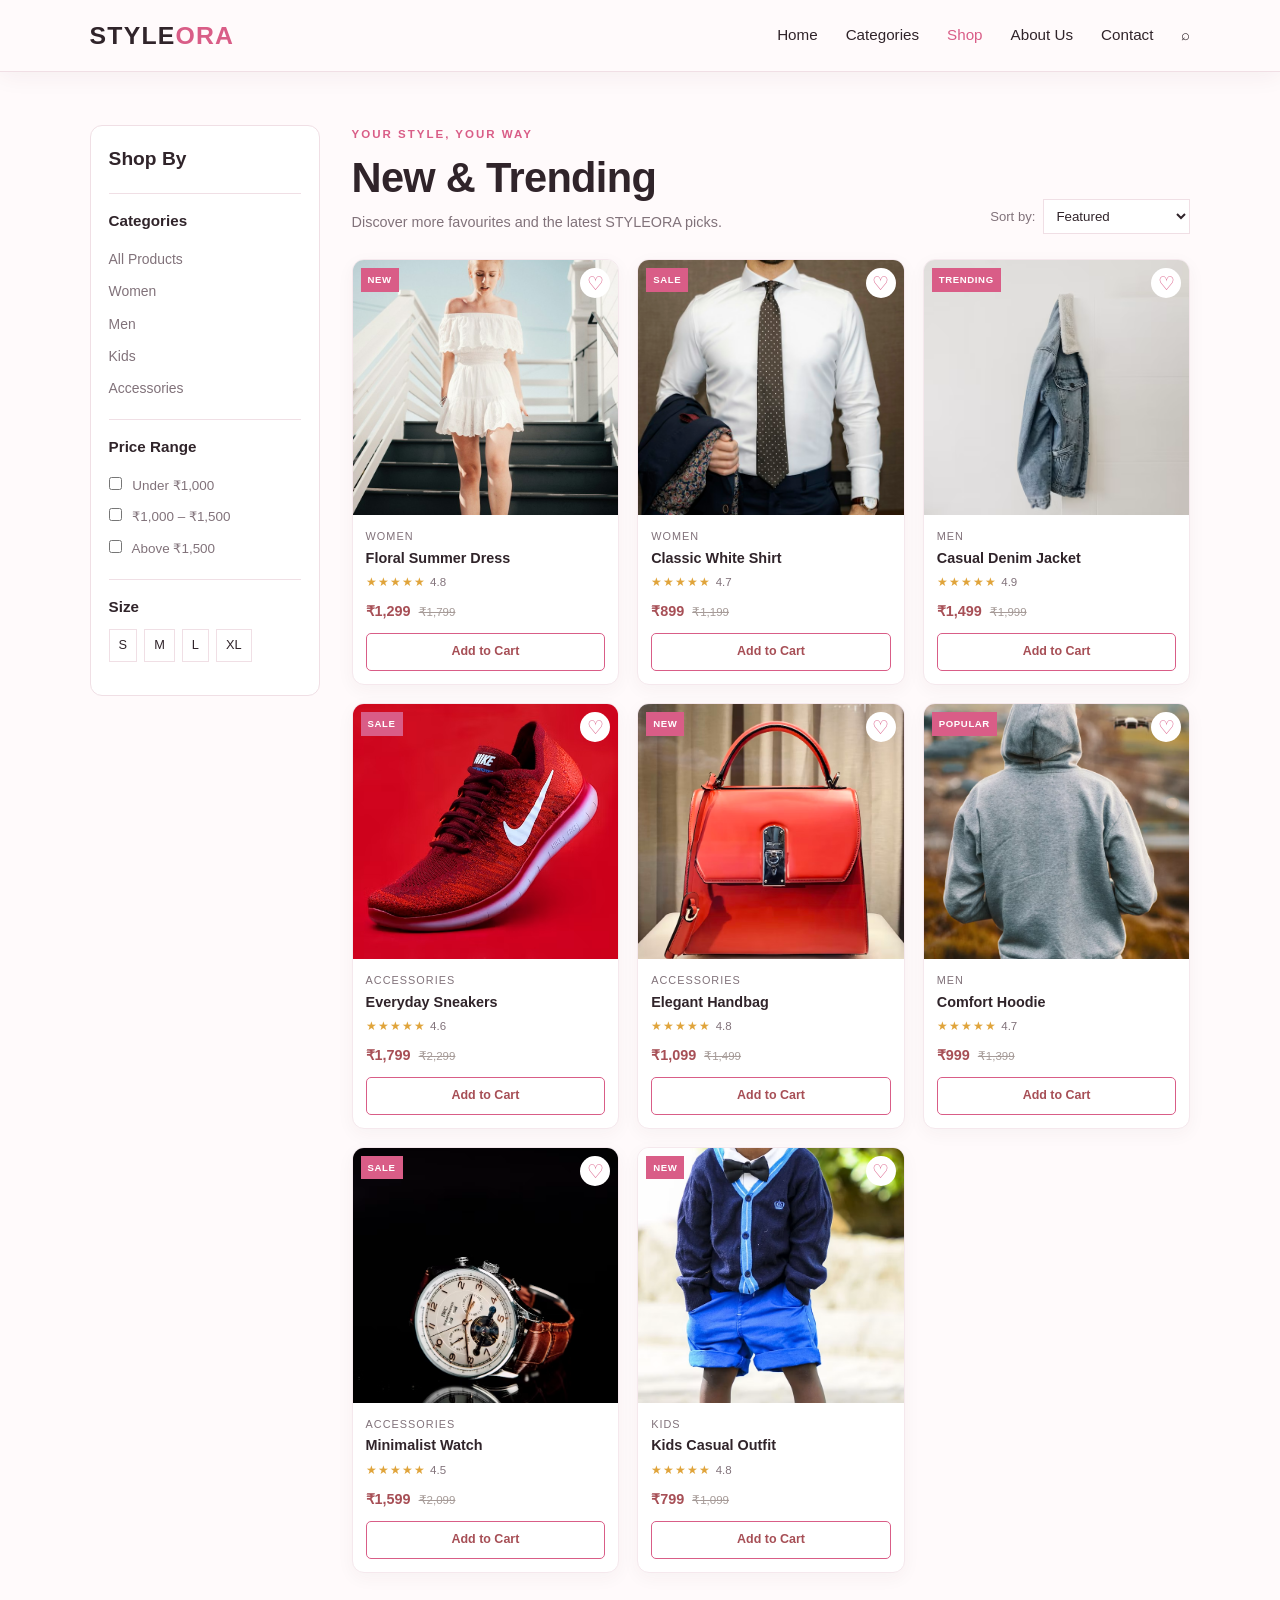
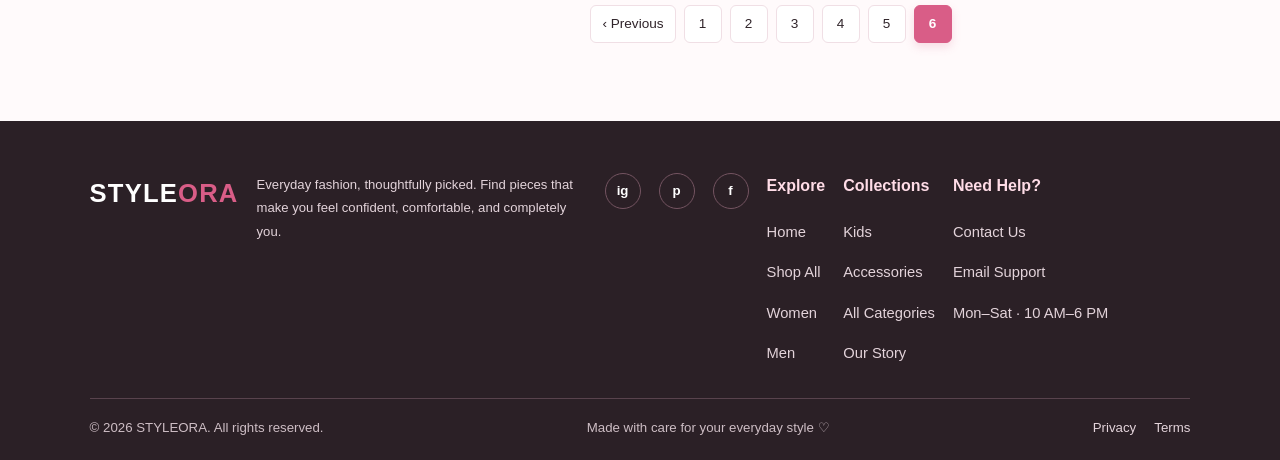
<file: shop6.html>
<!DOCTYPE html>
<html lang="en">
<head>
  <meta charset="UTF-8">
  <meta name="viewport" content="width=device-width, initial-scale=1.0">
  <title>STYLEORA | Shop Page 6</title>
  <link rel="stylesheet" href="style.css">
</head>
<body>
<header class="navbar">
  <a class="logo" href="index.html">STYLE<span>ORA</span></a>
  <input type="checkbox" id="menu-toggle" class="menu-toggle">
  <label for="menu-toggle" class="menu-icon" aria-label="Open navigation"><span></span><span></span><span></span></label>
  <nav class="nav-links">
    <a href="index.html">Home</a>
    <a href="categories.html">Categories</a>
    <a class="selected" href="shop.html">Shop</a>
    <a href="about.html">About Us</a>
    <a href="contact.html">Contact</a>
    <a href="shop.html" aria-label="Search products">⌕</a>
  </nav>
</header>
<main class="shop-layout">
  <aside class="sidebar">
    <h2>Shop By</h2>
    <div class="filter-group"><h3>Categories</h3>
      <a href="shop.html">All Products</a><a href="women.html">Women</a><a href="men.html">Men</a><a href="kids.html">Kids</a><a href="accessories.html">Accessories</a>
    </div>
    <div class="filter-group"><h3>Price Range</h3>
      <label><input type="checkbox"> Under ₹1,000</label>
      <label><input type="checkbox"> ₹1,000 – ₹1,500</label>
      <label><input type="checkbox"> Above ₹1,500</label>
    </div>
    <div class="filter-group"><h3>Size</h3>
      <div class="size-options"><span>S</span><span>M</span><span>L</span><span>XL</span></div>
    </div>
  </aside>
  <section class="shop-content">
    <div class="shop-heading">
      <div><p class="eyebrow">YOUR STYLE, YOUR WAY</p><h1>New & Trending</h1><p>Discover more favourites and the latest STYLEORA picks.</p></div>
      <label class="sort-label">Sort by:
        <select><option>Featured</option><option>Price: Low to High</option><option>Price: High to Low</option></select>
      </label>
    </div>
    <div class="product-grid">
      <article class="product-card">
      <div class="product-image">
        <img src="assets/images/first.jpg" alt="Floral Summer Dress">
        <span class="badge">NEW</span>
        <button class="heart" aria-label="Add Floral Summer Dress to wishlist">♡</button>
      </div>
      <div class="product-info">
        <p class="product-category">Women</p>
        <h3>Floral Summer Dress</h3>
        <p class="rating">★★★★★ <span>4.8</span></p>
        <p class="price">₹1,299 <del>₹1,799</del></p>
        <a class="cart-btn" href="mailto:hello@styleora.example?subject=Enquiry%20about%20Floral%20Summer%20Dress">Add to Cart</a>
      </div>
    </article><article class="product-card">
      <div class="product-image">
        <img src="assets/images/man.jpg" alt="Classic White Shirt">
        <span class="badge">SALE</span>
        <button class="heart" aria-label="Add Classic White Shirt to wishlist">♡</button>
      </div>
      <div class="product-info">
        <p class="product-category">Women</p>
        <h3>Classic White Shirt</h3>
        <p class="rating">★★★★★ <span>4.7</span></p>
        <p class="price">₹899 <del>₹1,199</del></p>
        <a class="cart-btn" href="mailto:hello@styleora.example?subject=Enquiry%20about%20Classic%20White%20Shirt">Add to Cart</a>
      </div>
    </article><article class="product-card">
      <div class="product-image">
        <img src="assets/images/2.jpg" alt="Casual Denim Jacket">
        <span class="badge">TRENDING</span>
        <button class="heart" aria-label="Add Casual Denim Jacket to wishlist">♡</button>
      </div>
      <div class="product-info">
        <p class="product-category">Men</p>
        <h3>Casual Denim Jacket</h3>
        <p class="rating">★★★★★ <span>4.9</span></p>
        <p class="price">₹1,499 <del>₹1,999</del></p>
        <a class="cart-btn" href="mailto:hello@styleora.example?subject=Enquiry%20about%20Casual%20Denim%20Jacket">Add to Cart</a>
      </div>
    </article><article class="product-card">
      <div class="product-image">
        <img src="assets/images/3.jpg" alt="Everyday Sneakers">
        <span class="badge">SALE</span>
        <button class="heart" aria-label="Add Everyday Sneakers to wishlist">♡</button>
      </div>
      <div class="product-info">
        <p class="product-category">Accessories</p>
        <h3>Everyday Sneakers</h3>
        <p class="rating">★★★★★ <span>4.6</span></p>
        <p class="price">₹1,799 <del>₹2,299</del></p>
        <a class="cart-btn" href="mailto:hello@styleora.example?subject=Enquiry%20about%20Everyday%20Sneakers">Add to Cart</a>
      </div>
    </article><article class="product-card">
      <div class="product-image">
        <img src="assets/images/bag.jpg" alt="Elegant Handbag">
        <span class="badge">NEW</span>
        <button class="heart" aria-label="Add Elegant Handbag to wishlist">♡</button>
      </div>
      <div class="product-info">
        <p class="product-category">Accessories</p>
        <h3>Elegant Handbag</h3>
        <p class="rating">★★★★★ <span>4.8</span></p>
        <p class="price">₹1,099 <del>₹1,499</del></p>
        <a class="cart-btn" href="mailto:hello@styleora.example?subject=Enquiry%20about%20Elegant%20Handbag">Add to Cart</a>
      </div>
    </article><article class="product-card">
      <div class="product-image">
        <img src="assets/images/mans.jpg" alt="Comfort Hoodie">
        <span class="badge">POPULAR</span>
        <button class="heart" aria-label="Add Comfort Hoodie to wishlist">♡</button>
      </div>
      <div class="product-info">
        <p class="product-category">Men</p>
        <h3>Comfort Hoodie</h3>
        <p class="rating">★★★★★ <span>4.7</span></p>
        <p class="price">₹999 <del>₹1,399</del></p>
        <a class="cart-btn" href="mailto:hello@styleora.example?subject=Enquiry%20about%20Comfort%20Hoodie">Add to Cart</a>
      </div>
    </article><article class="product-card">
      <div class="product-image">
        <img src="assets/images/watch.jpg" alt="Minimalist Watch">
        <span class="badge">SALE</span>
        <button class="heart" aria-label="Add Minimalist Watch to wishlist">♡</button>
      </div>
      <div class="product-info">
        <p class="product-category">Accessories</p>
        <h3>Minimalist Watch</h3>
        <p class="rating">★★★★★ <span>4.5</span></p>
        <p class="price">₹1,599 <del>₹2,099</del></p>
        <a class="cart-btn" href="mailto:hello@styleora.example?subject=Enquiry%20about%20Minimalist%20Watch">Add to Cart</a>
      </div>
    </article><article class="product-card">
      <div class="product-image">
        <img src="assets/images/boy.jpg" alt="Kids Casual Outfit">
        <span class="badge">NEW</span>
        <button class="heart" aria-label="Add Kids Casual Outfit to wishlist">♡</button>
      </div>
      <div class="product-info">
        <p class="product-category">Kids</p>
        <h3>Kids Casual Outfit</h3>
        <p class="rating">★★★★★ <span>4.8</span></p>
        <p class="price">₹799 <del>₹1,099</del></p>
        <a class="cart-btn" href="mailto:hello@styleora.example?subject=Enquiry%20about%20Kids%20Casual%20Outfit">Add to Cart</a>
      </div>
    </article>
    </div>
    <nav class="pagination" aria-label="Shop pages"><a href="shop5.html" class="page-arrow">‹ Previous</a><a href="shop.html" class="">1</a><a href="shop2.html" class="">2</a><a href="shop3.html" class="">3</a><a href="shop4.html" class="">4</a><a href="shop5.html" class="">5</a><a href="shop6.html" class="active">6</a></nav>
  </section>
</main>
<footer class="site-footer"><div class="footer-main"><div class="footer-brand"><a class="logo footer-logo" href="index.html">STYLE<span>ORA</span></a><p>Everyday fashion, thoughtfully picked. Find pieces that make you feel confident, comfortable, and completely you.</p><div class="social-links"><a href="https://www.instagram.com/" aria-label="Instagram">ig</a><a href="https://www.pinterest.com/" aria-label="Pinterest">p</a><a href="https://www.facebook.com/" aria-label="Facebook">f</a></div></div><div class="footer-column"><h3>Explore</h3><a href="index.html">Home</a><a href="shop.html">Shop All</a><a href="women.html">Women</a><a href="men.html">Men</a></div><div class="footer-column"><h3>Collections</h3><a href="kids.html">Kids</a><a href="accessories.html">Accessories</a><a href="categories.html">All Categories</a><a href="about.html">Our Story</a></div><div class="footer-column"><h3>Need Help?</h3><a href="contact.html">Contact Us</a><a href="mailto:hello@styleora.example">Email Support</a><p>Mon–Sat · 10 AM–6 PM</p></div></div><div class="footer-bottom"><span>© 2026 STYLEORA. All rights reserved.</span><span>Made with care for your everyday style ♡</span><div><a href="contact.html">Privacy</a><a href="contact.html">Terms</a></div></div></footer>
</body>
</html>
</file>
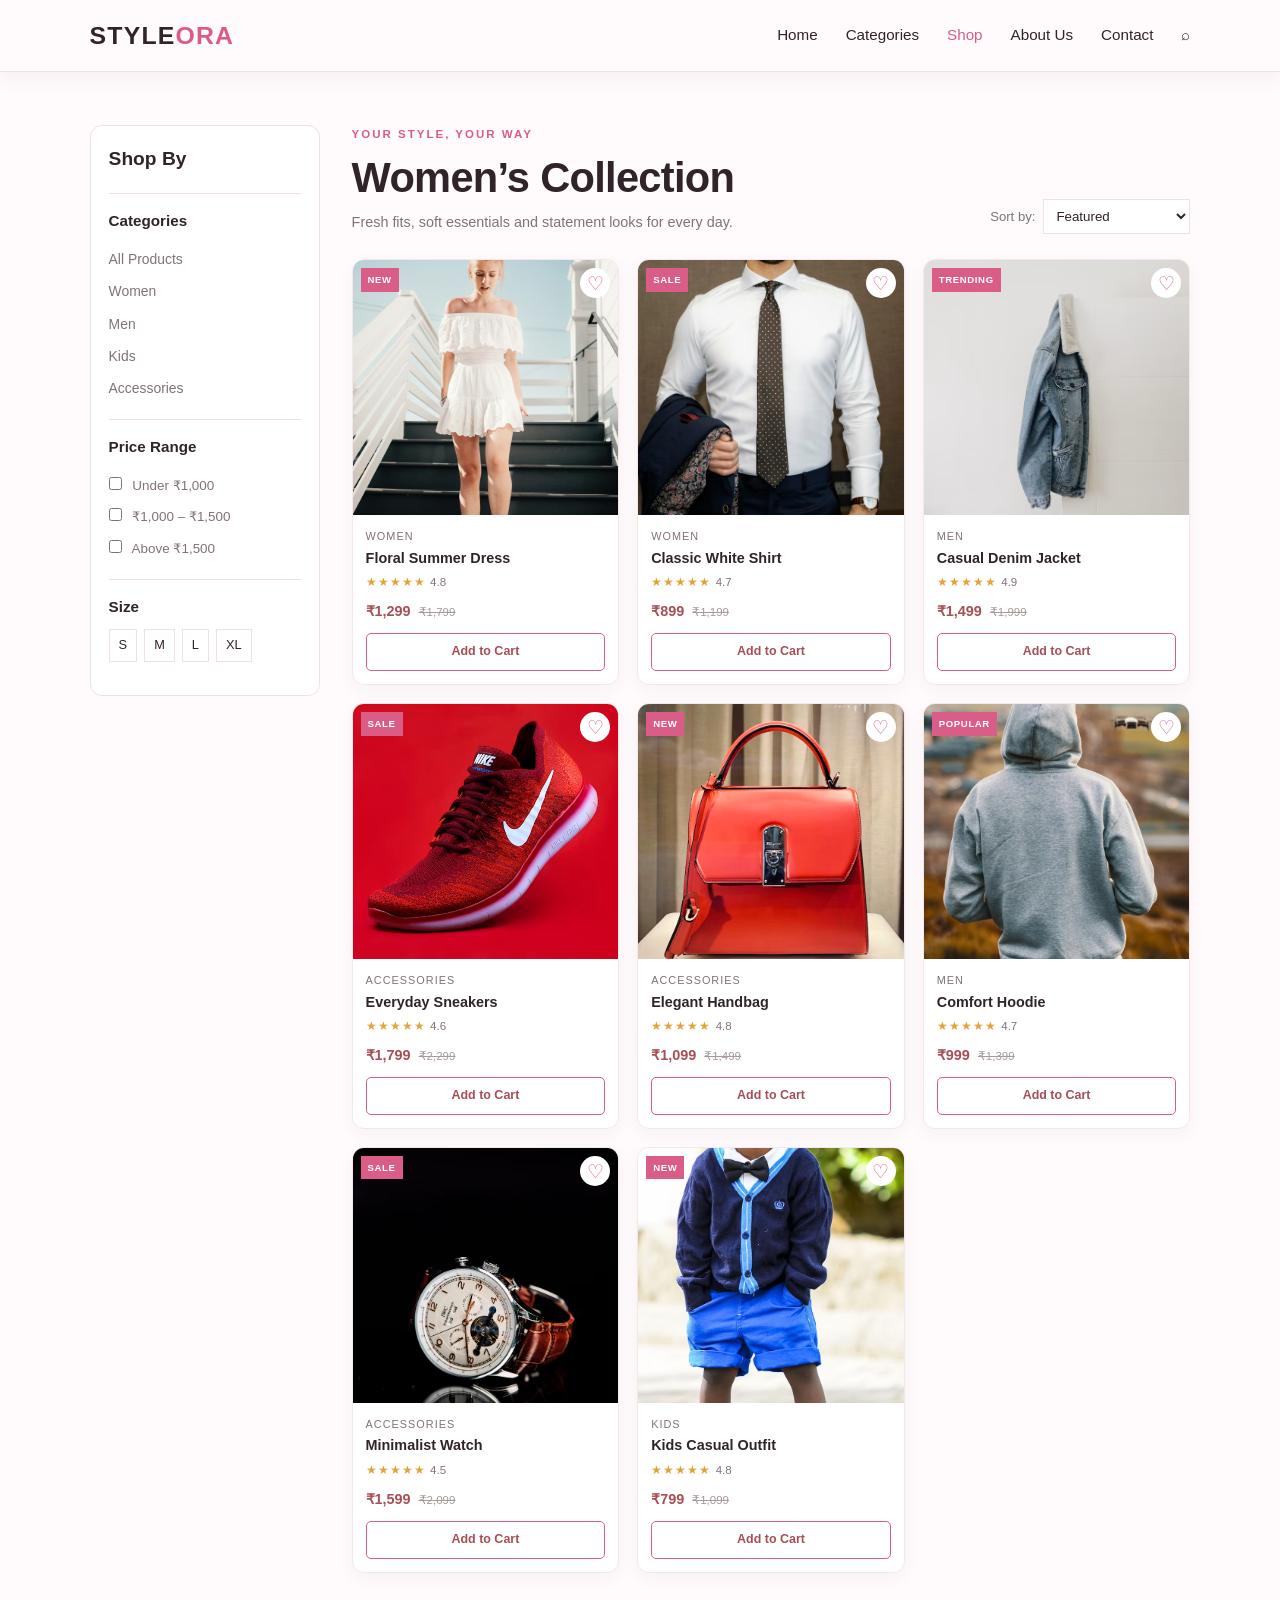
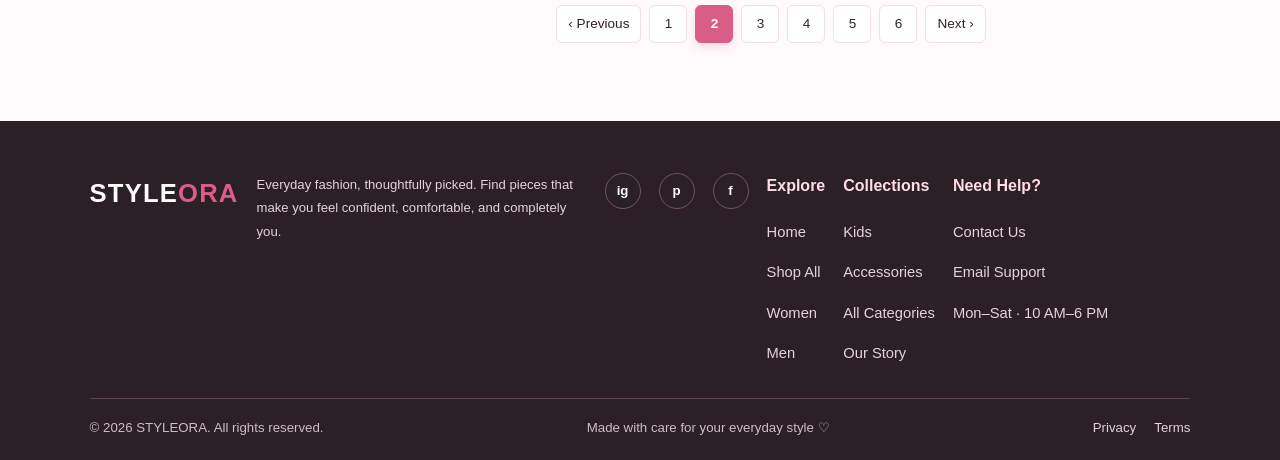
<file: women.html>
<!DOCTYPE html>
<html lang="en">
<head>
  <meta charset="UTF-8">
  <meta name="viewport" content="width=device-width, initial-scale=1.0">
  <title>STYLEORA | Shop Page 2</title>
  <link rel="stylesheet" href="style.css">
</head>
<body>
<header class="navbar">
  <a class="logo" href="index.html">STYLE<span>ORA</span></a>
  <input type="checkbox" id="menu-toggle" class="menu-toggle">
  <label for="menu-toggle" class="menu-icon" aria-label="Open navigation"><span></span><span></span><span></span></label>
  <nav class="nav-links">
    <a href="index.html">Home</a>
    <a href="categories.html">Categories</a>
    <a class="selected" href="shop.html">Shop</a>
    <a href="about.html">About Us</a>
    <a href="contact.html">Contact</a>
    <a href="shop.html" aria-label="Search products">⌕</a>
  </nav>
</header>
<main class="shop-layout">
  <aside class="sidebar">
    <h2>Shop By</h2>
    <div class="filter-group"><h3>Categories</h3>
      <a href="shop.html">All Products</a><a href="women.html">Women</a><a href="men.html">Men</a><a href="kids.html">Kids</a><a href="accessories.html">Accessories</a>
    </div>
    <div class="filter-group"><h3>Price Range</h3>
      <label><input type="checkbox"> Under ₹1,000</label>
      <label><input type="checkbox"> ₹1,000 – ₹1,500</label>
      <label><input type="checkbox"> Above ₹1,500</label>
    </div>
    <div class="filter-group"><h3>Size</h3>
      <div class="size-options"><span>S</span><span>M</span><span>L</span><span>XL</span></div>
    </div>
  </aside>
  <section class="shop-content">
    <div class="shop-heading">
      <div><p class="eyebrow">YOUR STYLE, YOUR WAY</p><h1>Women’s Collection</h1><p>Fresh fits, soft essentials and statement looks for every day.</p></div>
      <label class="sort-label">Sort by:
        <select><option>Featured</option><option>Price: Low to High</option><option>Price: High to Low</option></select>
      </label>
    </div>
    <div class="product-grid">
      <article class="product-card">
      <div class="product-image">
        <img src="assets/images/first.jpg" alt="Floral Summer Dress">
        <span class="badge">NEW</span>
        <button class="heart" aria-label="Add Floral Summer Dress to wishlist">♡</button>
      </div>
      <div class="product-info">
        <p class="product-category">Women</p>
        <h3>Floral Summer Dress</h3>
        <p class="rating">★★★★★ <span>4.8</span></p>
        <p class="price">₹1,299 <del>₹1,799</del></p>
        <a class="cart-btn" href="mailto:hello@styleora.example?subject=Enquiry%20about%20Floral%20Summer%20Dress">Add to Cart</a>
      </div>
    </article><article class="product-card">
      <div class="product-image">
        <img src="assets/images/man.jpg" alt="Classic White Shirt">
        <span class="badge">SALE</span>
        <button class="heart" aria-label="Add Classic White Shirt to wishlist">♡</button>
      </div>
      <div class="product-info">
        <p class="product-category">Women</p>
        <h3>Classic White Shirt</h3>
        <p class="rating">★★★★★ <span>4.7</span></p>
        <p class="price">₹899 <del>₹1,199</del></p>
        <a class="cart-btn" href="mailto:hello@styleora.example?subject=Enquiry%20about%20Classic%20White%20Shirt">Add to Cart</a>
      </div>
    </article><article class="product-card">
      <div class="product-image">
        <img src="assets/images/2.jpg" alt="Casual Denim Jacket">
        <span class="badge">TRENDING</span>
        <button class="heart" aria-label="Add Casual Denim Jacket to wishlist">♡</button>
      </div>
      <div class="product-info">
        <p class="product-category">Men</p>
        <h3>Casual Denim Jacket</h3>
        <p class="rating">★★★★★ <span>4.9</span></p>
        <p class="price">₹1,499 <del>₹1,999</del></p>
        <a class="cart-btn" href="mailto:hello@styleora.example?subject=Enquiry%20about%20Casual%20Denim%20Jacket">Add to Cart</a>
      </div>
    </article><article class="product-card">
      <div class="product-image">
        <img src="assets/images/3.jpg" alt="Everyday Sneakers">
        <span class="badge">SALE</span>
        <button class="heart" aria-label="Add Everyday Sneakers to wishlist">♡</button>
      </div>
      <div class="product-info">
        <p class="product-category">Accessories</p>
        <h3>Everyday Sneakers</h3>
        <p class="rating">★★★★★ <span>4.6</span></p>
        <p class="price">₹1,799 <del>₹2,299</del></p>
        <a class="cart-btn" href="mailto:hello@styleora.example?subject=Enquiry%20about%20Everyday%20Sneakers">Add to Cart</a>
      </div>
    </article><article class="product-card">
      <div class="product-image">
        <img src="assets/images/bag.jpg" alt="Elegant Handbag">
        <span class="badge">NEW</span>
        <button class="heart" aria-label="Add Elegant Handbag to wishlist">♡</button>
      </div>
      <div class="product-info">
        <p class="product-category">Accessories</p>
        <h3>Elegant Handbag</h3>
        <p class="rating">★★★★★ <span>4.8</span></p>
        <p class="price">₹1,099 <del>₹1,499</del></p>
        <a class="cart-btn" href="mailto:hello@styleora.example?subject=Enquiry%20about%20Elegant%20Handbag">Add to Cart</a>
      </div>
    </article><article class="product-card">
      <div class="product-image">
        <img src="assets/images/mans.jpg" alt="Comfort Hoodie">
        <span class="badge">POPULAR</span>
        <button class="heart" aria-label="Add Comfort Hoodie to wishlist">♡</button>
      </div>
      <div class="product-info">
        <p class="product-category">Men</p>
        <h3>Comfort Hoodie</h3>
        <p class="rating">★★★★★ <span>4.7</span></p>
        <p class="price">₹999 <del>₹1,399</del></p>
        <a class="cart-btn" href="mailto:hello@styleora.example?subject=Enquiry%20about%20Comfort%20Hoodie">Add to Cart</a>
      </div>
    </article><article class="product-card">
      <div class="product-image">
        <img src="assets/images/watch.jpg" alt="Minimalist Watch">
        <span class="badge">SALE</span>
        <button class="heart" aria-label="Add Minimalist Watch to wishlist">♡</button>
      </div>
      <div class="product-info">
        <p class="product-category">Accessories</p>
        <h3>Minimalist Watch</h3>
        <p class="rating">★★★★★ <span>4.5</span></p>
        <p class="price">₹1,599 <del>₹2,099</del></p>
        <a class="cart-btn" href="mailto:hello@styleora.example?subject=Enquiry%20about%20Minimalist%20Watch">Add to Cart</a>
      </div>
    </article><article class="product-card">
      <div class="product-image">
        <img src="assets/images/boy.jpg" alt="Kids Casual Outfit">
        <span class="badge">NEW</span>
        <button class="heart" aria-label="Add Kids Casual Outfit to wishlist">♡</button>
      </div>
      <div class="product-info">
        <p class="product-category">Kids</p>
        <h3>Kids Casual Outfit</h3>
        <p class="rating">★★★★★ <span>4.8</span></p>
        <p class="price">₹799 <del>₹1,099</del></p>
        <a class="cart-btn" href="mailto:hello@styleora.example?subject=Enquiry%20about%20Kids%20Casual%20Outfit">Add to Cart</a>
      </div>
    </article>
    </div>
    <nav class="pagination" aria-label="Shop pages"><a href="shop.html" class="page-arrow">‹ Previous</a><a href="shop.html" class="">1</a><a href="shop2.html" class="active">2</a><a href="shop3.html" class="">3</a><a href="shop4.html" class="">4</a><a href="shop5.html" class="">5</a><a href="shop6.html" class="">6</a><a href="shop3.html" class="page-arrow">Next ›</a></nav>
  </section>
</main>
<footer class="site-footer"><div class="footer-main"><div class="footer-brand"><a class="logo footer-logo" href="index.html">STYLE<span>ORA</span></a><p>Everyday fashion, thoughtfully picked. Find pieces that make you feel confident, comfortable, and completely you.</p><div class="social-links"><a href="https://www.instagram.com/" aria-label="Instagram">ig</a><a href="https://www.pinterest.com/" aria-label="Pinterest">p</a><a href="https://www.facebook.com/" aria-label="Facebook">f</a></div></div><div class="footer-column"><h3>Explore</h3><a href="index.html">Home</a><a href="shop.html">Shop All</a><a href="women.html">Women</a><a href="men.html">Men</a></div><div class="footer-column"><h3>Collections</h3><a href="kids.html">Kids</a><a href="accessories.html">Accessories</a><a href="categories.html">All Categories</a><a href="about.html">Our Story</a></div><div class="footer-column"><h3>Need Help?</h3><a href="contact.html">Contact Us</a><a href="mailto:hello@styleora.example">Email Support</a><p>Mon–Sat · 10 AM–6 PM</p></div></div><div class="footer-bottom"><span>© 2026 STYLEORA. All rights reserved.</span><span>Made with care for your everyday style ♡</span><div><a href="contact.html">Privacy</a><a href="contact.html">Terms</a></div></div></footer>
</body>
</html>
</file>
<file: style.css>
/* STYLEORA original pink format | HTML + CSS only */
*{box-sizing:border-box;margin:0;padding:0}
html{scroll-behavior:smooth}
body{font-family:Arial,Helvetica,sans-serif;color:var(--ink);background:#fff;line-height:1.6}
a{color:inherit;text-decoration:none}
img{display:block;max-width:100%}
.navbar{position:fixed;z-index:1000;top:0;left:0;width:100%;min-height:72px;padding:14px 5%;display:flex;align-items:center;justify-content:space-between;background:rgba(255,255,255,.97);border-bottom:1px solid var(--line)}
.logo{font-size:1.55rem;font-weight:800;letter-spacing:2px;white-space:nowrap}.logo span{color:var(--pink)}
.menu-toggle{position:absolute;opacity:0;pointer-events:none}
.menu-icon{width:29px;height:24px;display:flex;flex-direction:column;justify-content:space-between;cursor:pointer}
.menu-icon span{height:3px;width:100%;border-radius:3px;background:var(--ink)}
.nav-links{display:none;position:absolute;top:72px;left:0;width:100%;padding:16px 5% 22px;background:white;flex-direction:column;gap:8px;border-bottom:1px solid var(--line)}
.menu-toggle:checked~.nav-links{display:flex}
.nav-links a{padding:8px 0;font-size:.95rem}.nav-links a:hover,.nav-links .selected{color:var(--pink)}
.hero{padding:120px 5% 55px;display:grid;gap:28px;align-items:center;background:var(--cream)}
.hero-copy{padding:10px 0}.eyebrow{font-size:.72rem;letter-spacing:2px;font-weight:700;color:var(--pink);margin-bottom:10px}
.hero h1{font-size:clamp(2.8rem,10vw,5rem);line-height:1.05;letter-spacing:-1.8px;margin-bottom:18px}.hero h1 span{color:var(--pink)}
.hero-copy>p:not(.eyebrow){max-width:450px;color:var(--muted);margin-bottom:25px}
.primary-btn{display:inline-block;background:var(--pink);color:white;padding:12px 22px;font-size:.9rem;font-weight:700;border:1px solid var(--pink);transition:.2s}.primary-btn:hover{background:var(--pink-dark);border-color:var(--pink-dark)}.primary-btn span{margin-left:10px}
.hero-image img{width:100%;height:360px;object-fit:cover;border-radius:3px}
.section{padding:60px 5%}.section-heading{text-align:center;max-width:650px;margin:0 auto 30px}.section-heading h2,.newsletter h2{font-size:clamp(1.8rem,5vw,2.7rem);line-height:1.2;margin-bottom:10px}.section-heading>p:last-child,.newsletter>p:not(.eyebrow){color:var(--muted)}
.category-grid{display:grid;grid-template-columns:repeat(2,minmax(0,1fr));gap:14px}
.category-card{min-height:200px;padding:18px;display:flex;flex-direction:column;justify-content:flex-end;color:white;background-position:center;background-size:cover;position:relative;isolation:isolate;overflow:hidden}
.category-card:before{content:"";position:absolute;inset:0;z-index:-1;background:linear-gradient(0deg,rgba(0,0,0,.68),transparent 80%)}
.category-card span{font-size:1.35rem;font-weight:700}.category-card small{font-size:.78rem}
:root{--pink:#c16b70;--pink-dark:#a74f56;--pink-light:#f8e9e9;--ink:#292424;--muted:#817878;--cream:#fffaf8;--line:#eee2df}

.category-card.women{background-image:url('assets/images/main.jpg')}
.category-card.men{background-image:url('assets/images/man.jpg')}
.category-card.kids{background-image:url('assets/images/boy.jpg')}
.category-card.accessories{background-image:url('assets/images/bag.jpg')}
.trending{background:var(--cream)}
.product-grid{display:grid;grid-template-columns:repeat(2,minmax(0,1fr));gap:14px}
.product-card{background:white;min-width:0;border:1px solid #f0e8e6;overflow:hidden;transition:transform .2s,box-shadow .2s}
.product-card:hover{transform:translateY(-3px);box-shadow:0 10px 24px #3b20200f}
.product-image{position:relative;overflow:hidden;background:var(--pink-light)}
.product-image img{width:100%;height:190px;object-fit:cover}
.badge{position:absolute;left:8px;top:8px;background:var(--pink);color:white;padding:4px 7px;font-size:.6rem;font-weight:700;letter-spacing:.6px}
.heart{position:absolute;right:8px;top:8px;border:0;border-radius:50%;width:30px;height:30px;background:white;color:var(--pink);font-size:1.2rem;cursor:pointer}
.product-info{padding:12px}.product-category{font-size:.68rem;text-transform:uppercase;letter-spacing:1px;color:var(--muted);margin-bottom:3px}
.product-info h3{font-size:.9rem;line-height:1.35;margin-bottom:5px}.rating{font-size:.78rem;letter-spacing:1px;color:#e0a43b;margin-bottom:7px}.rating span{letter-spacing:0;color:var(--muted);font-size:.72rem}
.price{font-weight:700;color:var(--pink-dark);font-size:.9rem;margin-bottom:10px}.price del{font-size:.72rem;font-weight:400;color:#a69b98;margin-left:4px}
.cart-btn{display:block;text-align:center;border:1px solid var(--pink);color:var(--pink-dark);padding:8px 5px;font-size:.78rem;font-weight:700}.cart-btn:hover{background:var(--pink);color:white}
.center{text-align:center;margin-top:28px}
.about-section{padding:65px 7%;background:linear-gradient(90deg,rgba(39,25,26,.82),rgba(39,25,26,.22)),url('https://images.unsplash.com/photo-1490481651871-ab68de25d43d?auto=format&fit=crop&w=1500&q=80') center/cover;color:white;min-height:370px;display:flex;align-items:center}
.about-copy{max-width:540px}.about-copy h2{font-size:clamp(2.3rem,7vw,3.5rem);line-height:1.12;margin-bottom:15px}.about-copy h2 span{color:#f2bfc1}.about-copy>p:not(.eyebrow){color:#f4e9e8;margin-bottom:22px}
.newsletter{padding:55px 5%;text-align:center;background:var(--pink-light)}.newsletter .primary-btn{margin-top:20px}
.site-footer{background:#2d2627;color:white;padding:26px 5%;display:flex;flex-direction:column;align-items:center;text-align:center;gap:12px}.footer-logo{color:white}.site-footer p{color:#d6caca;font-size:.82rem}.site-footer div{display:flex;gap:18px;font-size:.83rem}.site-footer div a:hover{color:#f2bfc1}
.shop-layout{padding:110px 5% 55px;display:grid;gap:28px}
.sidebar{background:var(--cream);padding:20px;height:max-content;border:1px solid var(--line)}
.sidebar h2{font-size:1.2rem;margin-bottom:18px}.filter-group{padding:15px 0;border-top:1px solid var(--line)}.filter-group h3{font-size:.95rem;margin-bottom:10px}
.filter-group>a{display:block;color:var(--muted);font-size:.87rem;padding:5px 0}.filter-group>a:hover{color:var(--pink)}
.filter-group label{display:block;font-size:.84rem;color:var(--muted);padding:5px 0}.filter-group input{accent-color:var(--pink);margin-right:7px}
.size-options{display:flex;gap:7px}.size-options span{border:1px solid var(--line);background:white;padding:5px 9px;font-size:.8rem}
.shop-heading{display:flex;flex-direction:column;gap:18px;margin-bottom:25px}.shop-heading h1{font-size:clamp(1.8rem,5vw,2.6rem);line-height:1.2;margin-bottom:8px}.shop-heading p:not(.eyebrow){font-size:.9rem;color:var(--muted)}
.sort-label{font-size:.82rem;color:var(--muted);display:flex;align-items:center;gap:8px}.sort-label select{padding:8px;border:1px solid var(--line);background:white;color:var(--ink)}
.pagination{display:flex;justify-content:center;align-items:center;flex-wrap:wrap;gap:7px;margin:35px 0 0}.pagination a{display:inline-flex;align-items:center;justify-content:center;min-width:35px;height:37px;padding:5px 10px;border:1px solid var(--line);background:white;font-size:.85rem}.pagination a.active,.pagination a:hover{background:var(--pink);color:white;border-color:var(--pink)}.pagination .page-arrow{padding:5px 11px}
@media(min-width:768px){
 .menu-icon{display:none}.nav-links{display:flex;position:static;width:auto;padding:0;background:transparent;border:0;flex-direction:row;align-items:center;gap:20px}.nav-links a{padding:7px 0}
 .hero{grid-template-columns:1fr 1fr;padding:125px 6% 65px;gap:35px}.hero-image img{height:440px}
 .section{padding:75px 6%}.category-grid{grid-template-columns:repeat(4,minmax(0,1fr));gap:18px}.category-card{min-height:270px}
 .product-grid{grid-template-columns:repeat(3,minmax(0,1fr));gap:20px}.product-image img{height:260px}.product-info{padding:14px}
 .shop-layout{grid-template-columns:190px minmax(0,1fr);gap:25px;padding-left:5%;padding-right:5%}.shop-heading{flex-direction:row;justify-content:space-between;align-items:end}.shop-layout .product-grid{grid-template-columns:repeat(2,minmax(0,1fr))}
 .site-footer{flex-direction:row;justify-content:space-between;text-align:left}
}
@media(min-width:1024px){
 .navbar{padding-left:7%;padding-right:7%}.nav-links{gap:28px}
 .hero{padding-left:8%;padding-right:8%;min-height:650px}.hero-image img{height:490px}
 .section{padding:85px 7%}.product-grid{grid-template-columns:repeat(4,minmax(0,1fr));gap:22px}.product-image img{height:290px}
 .shop-layout{grid-template-columns:230px minmax(0,1fr);padding-left:7%;padding-right:7%;gap:35px}.shop-layout .product-grid{grid-template-columns:repeat(3,minmax(0,1fr))}.shop-layout .product-image img{height:260px}
 .about-section{padding-left:10%;min-height:440px}
}




/* Refined STYLEORA finish: balanced spacing, soft blush palette, clean cards */
:root { --pink:#d95d87; --ink:#30242a; --muted:#81727a; --line:#f0dfe5; }
body { color:var(--ink); background:#fffafb; }
a { transition:color .2s ease, background .2s ease, transform .2s ease; }
.navbar { background:rgba(255,250,251,.97); box-shadow:0 4px 24px rgba(85,38,57,.06); }
.logo { letter-spacing:1.2px; }
.hero { padding-top:105px; padding-bottom:55px; gap:28px; }
.hero h1 { line-height:1.08; letter-spacing:-1.5px; }
.hero-image img { min-height:0; height:350px; border-radius:180px 180px 18px 18px; object-fit:cover; }
.section { padding-top:58px; padding-bottom:58px; }
.section-heading { margin-bottom:28px; }
.category-card { min-height:220px; border-radius:14px; overflow:hidden; }
.product-grid { gap:16px; }
.product-card { background:#fff; border:1px solid #f5e8ed; border-radius:12px; overflow:hidden; box-shadow:0 5px 18px rgba(71,35,49,.045); transition:transform .2s ease, box-shadow .2s ease; }
.product-card:hover { transform:translateY(-4px); box-shadow:0 12px 26px rgba(71,35,49,.10); }
.product-image img { height:220px; object-fit:cover; }
.product-info { padding:13px; }
.product-info h3 { line-height:1.35; }
.cart-btn { border-radius:5px; }
.about-section { min-height:0; padding-top:65px; padding-bottom:65px; }
.newsletter { padding-top:52px; padding-bottom:52px; }
.site-footer { min-height:0; padding:30px 6%; gap:16px; background:#30242a; color:#fff; }
.site-footer a { color:#fff; }
.site-footer p { color:#e8dbe0; }
.shop-layout { padding-top:105px; padding-bottom:55px; gap:24px; }
.sidebar { border:1px solid var(--line); border-radius:12px; padding:18px; background:#fff; }
.shop-heading { margin-bottom:25px; }
.shop-heading h1 { letter-spacing:-.7px; }
.shop-layout .product-image img { height:220px; }
.pagination { margin:32px 0 8px; gap:8px; }
.pagination a { min-width:38px; height:38px; border-radius:6px; text-decoration:none; }
.pagination a.active { font-weight:700; box-shadow:0 4px 10px rgba(217,93,135,.2); }
@media (min-width:768px) {
 .hero { padding-top:120px; padding-bottom:65px; }
 .hero-image img { height:410px; }
 .section { padding-top:68px; padding-bottom:68px; }
 .category-card { min-height:245px; }
 .product-grid { gap:18px; }
 .product-image img { height:255px; }
 .shop-layout { padding-top:120px; padding-bottom:65px; }
 .shop-layout .product-image img { height:245px; }
 .site-footer { padding:35px 6%; }
}
@media (min-width:1024px) {
 .hero { padding-left:8%; padding-right:8%; padding-top:130px; padding-bottom:75px; min-height:0; }
 .hero-image img { height:450px; }
 .section { padding:76px 7%; }
 .category-card { min-height:265px; }
 .product-image img { height:280px; }
 .shop-layout { padding:125px 7% 70px; gap:32px; }
 .shop-layout .product-image img { height:255px; }
 .site-footer { padding:38px 7%; }
}

/* STYLEORA advanced finish: separate destination pages + richer editorial footer */
.page-intro,.info-hero{padding:135px 6% 45px;text-align:center;background:radial-gradient(circle at 15% 20%,#ffe4ec 0,transparent 35%),linear-gradient(135deg,#fff8fa,#fff 65%)}
.page-intro h1,.info-hero h1{font-size:clamp(2.2rem,5vw,4.2rem);line-height:1.08;margin:10px 0 16px;letter-spacing:-1.5px}
.page-intro h1 span,.info-hero h1 span,.category-feature h2 span,.story-grid h2 span{color:var(--pink)}
.page-intro>p:last-child,.info-hero>p:not(.eyebrow){max-width:620px;margin:0 auto 24px;color:var(--muted);line-height:1.8}
.category-feature{margin:10px 6% 70px;padding:36px 28px;border-radius:20px;background:linear-gradient(120deg,#fce2ea,#fff4f7);text-align:center}
.category-feature h2{font-size:clamp(1.8rem,4vw,3rem);margin:8px 0 12px}.category-feature p:not(.eyebrow){max-width:550px;margin:0 auto 22px;color:var(--muted);line-height:1.8}
.site-footer{display:block!important;padding:42px 6% 0!important;background:#2b2026!important;color:#fff!important}
.footer-main{display:grid;grid-template-columns:1fr;gap:30px;max-width:1250px;margin:0 auto;padding-bottom:34px}
.footer-brand .logo{display:inline-block;margin-bottom:14px;font-size:1.6rem}.footer-brand p{max-width:330px;color:#e3d3da;line-height:1.8;margin:0 0 18px}
.social-links{display:flex;gap:10px}.social-links a{width:36px;height:36px;border:1px solid #745461;border-radius:50%;display:grid;place-items:center;text-decoration:none;font-weight:700}.social-links a:hover{background:var(--pink);border-color:var(--pink)}
.footer-column{display:flex;flex-direction:column;align-items:flex-start;gap:12px}.footer-column h3{font-size:1rem;margin:0 0 5px;color:#ffdce7}.footer-column a,.footer-column p{font-size:.92rem;color:#e3d3da;text-decoration:none;margin:0;line-height:1.5}.footer-column a:hover,.footer-bottom a:hover{color:#ffb7ce}.footer-bottom{max-width:1250px;margin:auto;border-top:1px solid #59434d;padding:18px 0 22px;display:flex;flex-direction:column;gap:12px;color:#cdbdc4;font-size:.82rem}.footer-bottom div{display:flex;gap:18px}.footer-bottom a{color:#e3d3da;text-decoration:none}
.info-page{padding-bottom:65px}.story-grid{display:grid;grid-template-columns:1fr;gap:28px;padding:50px 6%;align-items:center}.story-image img{width:100%;height:340px;object-fit:cover;border-radius:18px}.story-grid h2{font-size:clamp(1.8rem,4vw,2.8rem);line-height:1.15}.story-grid p{color:var(--muted);line-height:1.85}.promise-list{margin:22px 0}.promise-list p{padding:12px 14px;background:#fff1f5;border-radius:9px;margin:8px 0;color:#50333f}
.contact-grid{display:grid;grid-template-columns:1fr;gap:16px;padding:30px 6% 45px}.contact-card{padding:28px 22px;background:white;border:1px solid var(--line);border-radius:16px;box-shadow:0 10px 28px #4b25330b}.contact-icon{display:grid;place-items:center;width:45px;height:45px;border-radius:50%;background:#ffe5ed;color:var(--pink);font-size:1.3rem}.contact-card h2{margin:18px 0 8px}.contact-card p,.contact-card small{display:block;color:var(--muted);line-height:1.7}.contact-card a{color:var(--pink);font-weight:700;text-decoration:none;overflow-wrap:anywhere}.contact-card strong{font-size:.95rem}.contact-cta{margin:0 6%;padding:35px 22px;border-radius:18px;background:#fff0f5;text-align:center}.contact-cta h2{font-size:clamp(1.6rem,4vw,2.4rem);margin:0 0 10px}.contact-cta p{color:var(--muted);margin:0 0 20px}
@media(min-width:768px){.page-intro,.info-hero{padding:150px 8% 55px}.category-feature{margin:15px 7% 85px;padding:48px}.footer-main{grid-template-columns:1.5fr 1fr 1fr 1fr;gap:26px}.footer-bottom{flex-direction:row;align-items:center;justify-content:space-between}.story-grid{grid-template-columns:1fr 1fr;padding:65px 7%;gap:45px}.story-image img{height:430px}.contact-grid{grid-template-columns:repeat(3,minmax(0,1fr));padding:35px 7% 55px}.contact-cta{margin:0 7%;padding:45px}}
@media(min-width:1024px){.page-intro,.info-hero{padding-top:165px}.footer-main{gap:45px}.site-footer{padding:52px 7% 0!important}.story-grid{padding:75px 9%;gap:65px}.story-image img{height:500px}.contact-grid{gap:22px}.contact-card{padding:32px 28px}}
</file>
